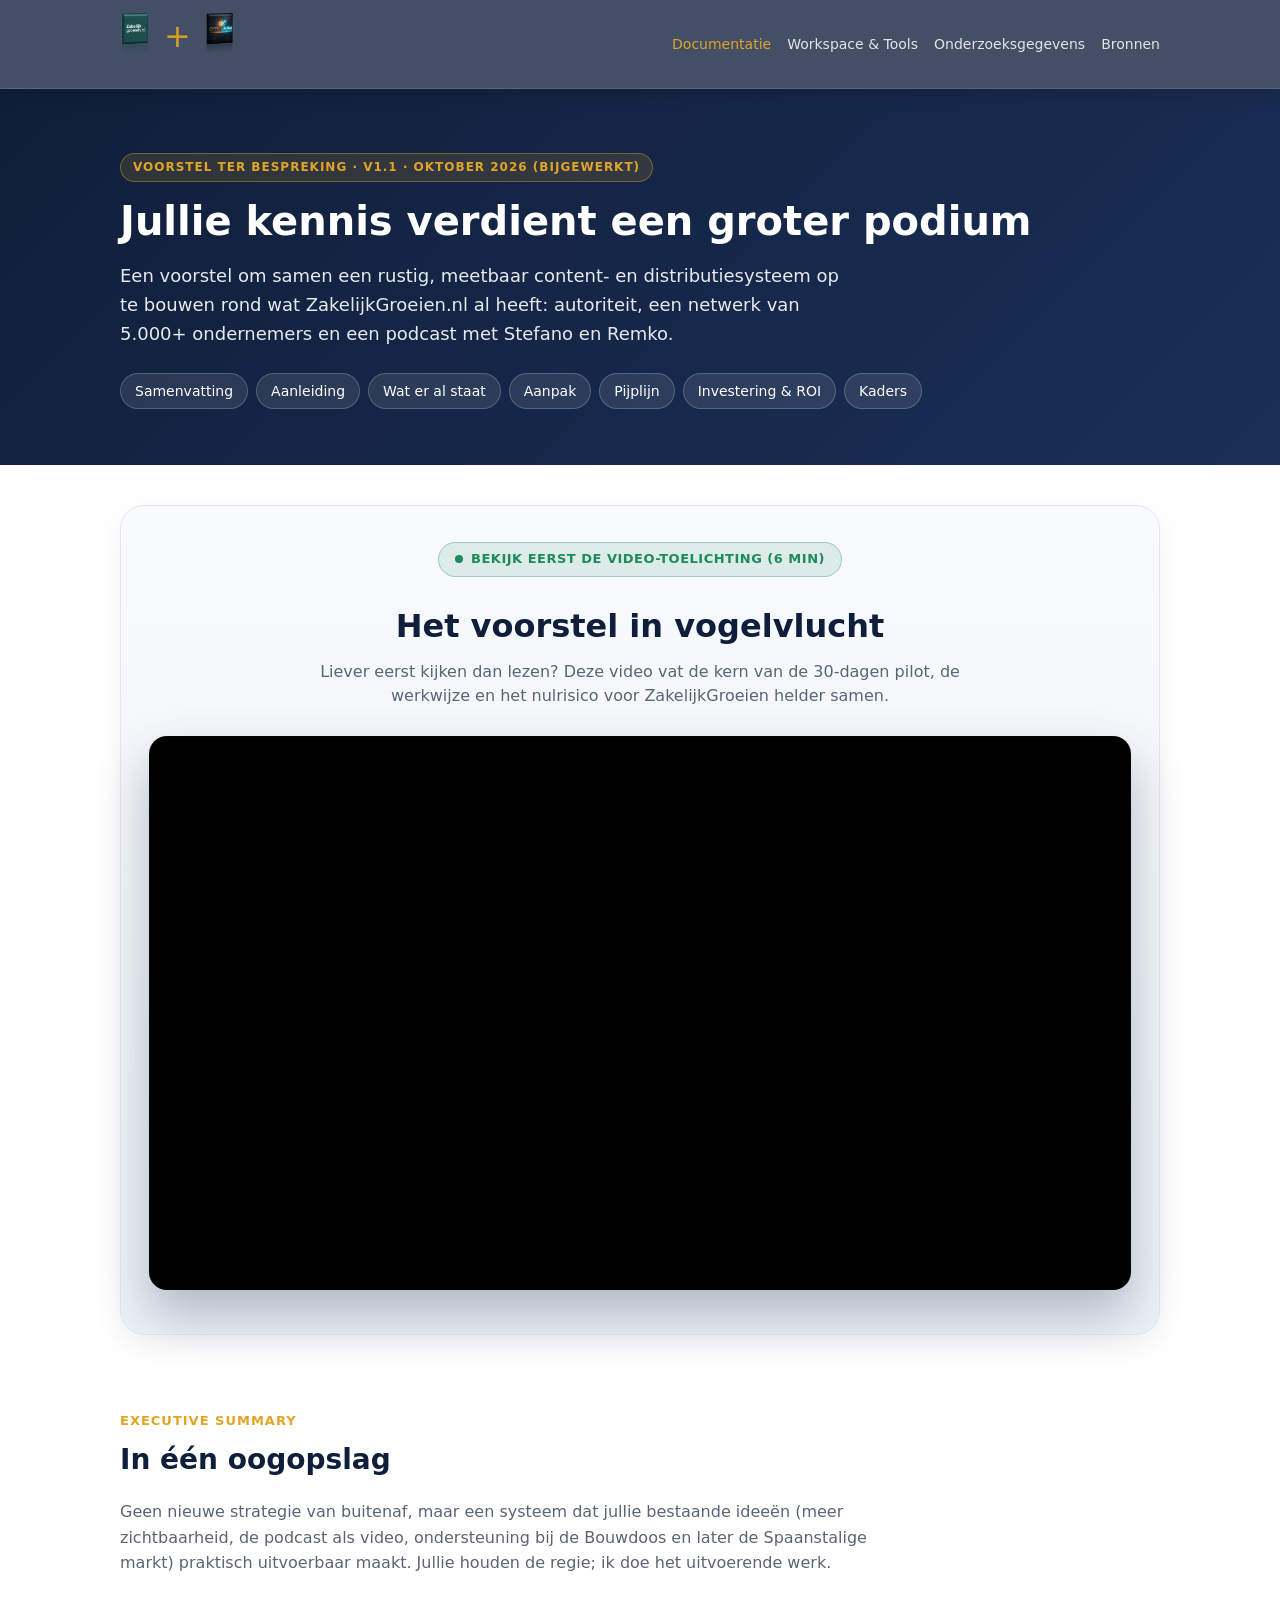
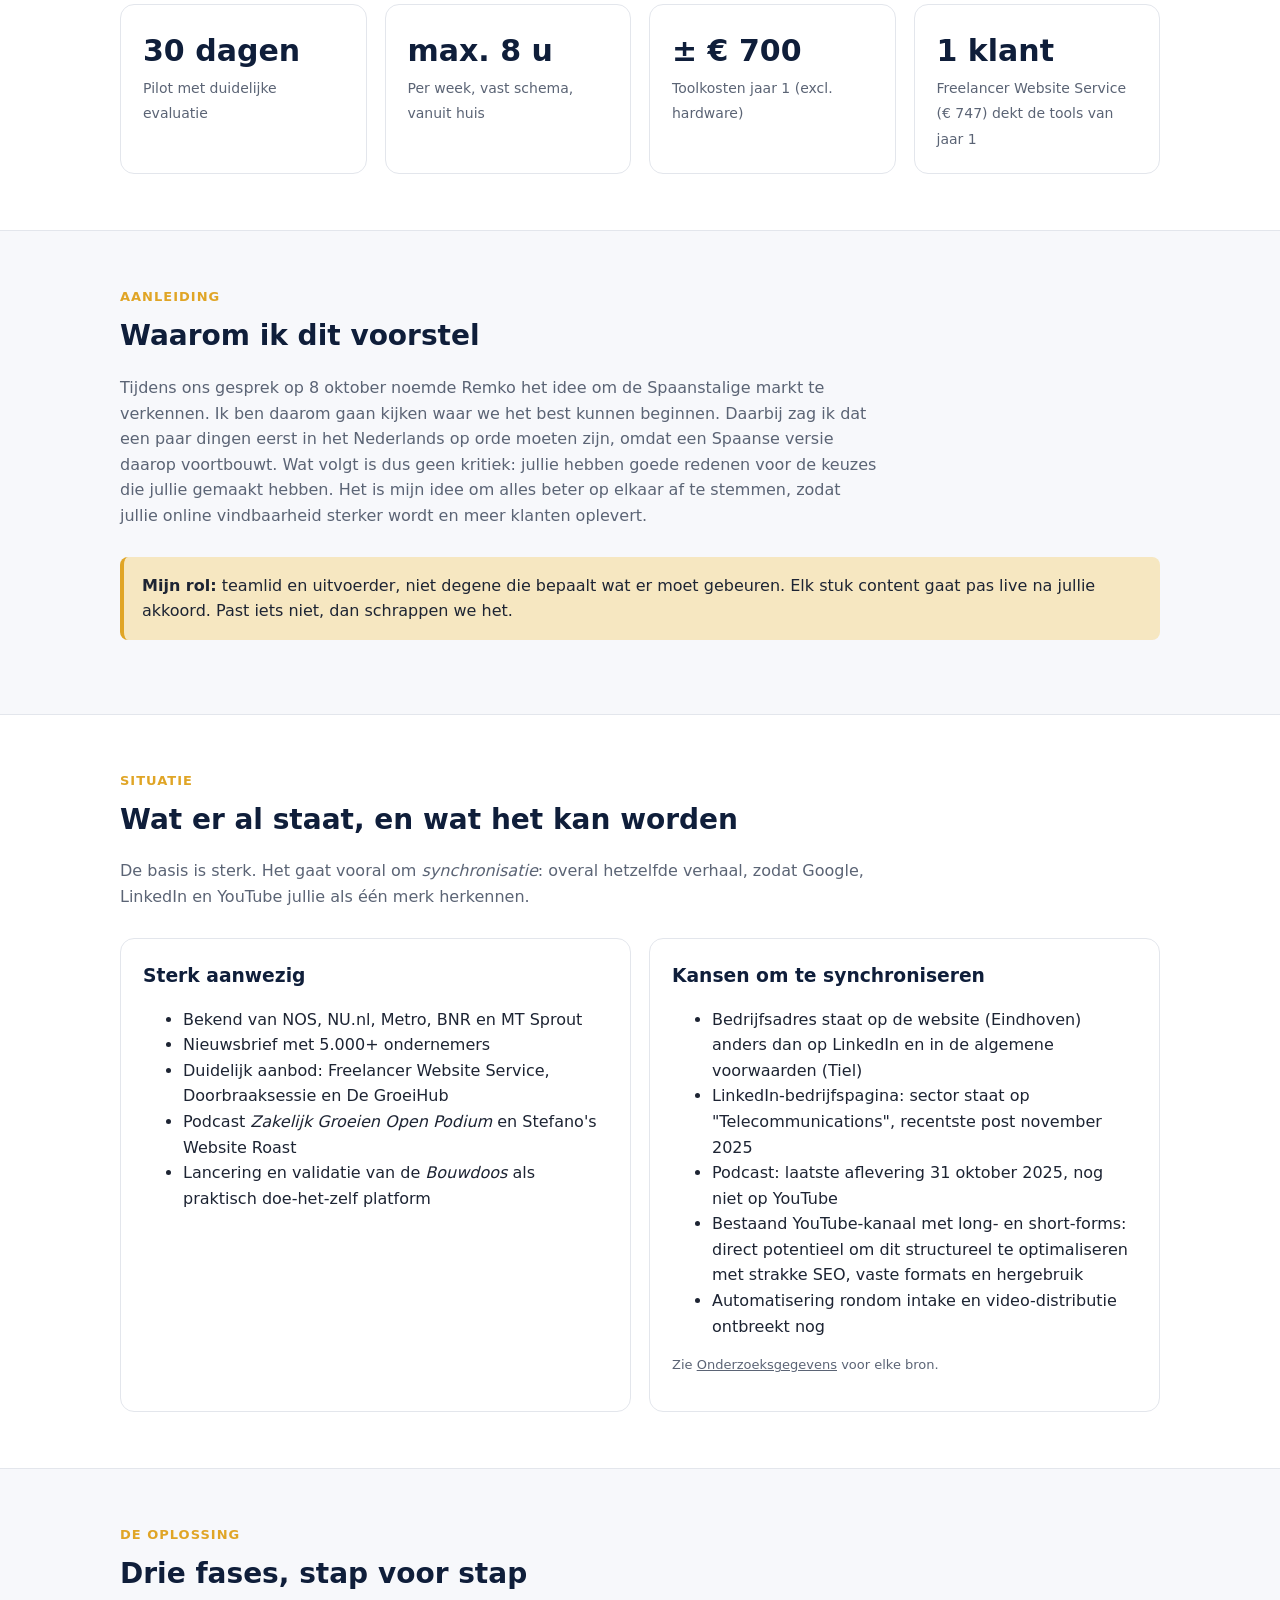
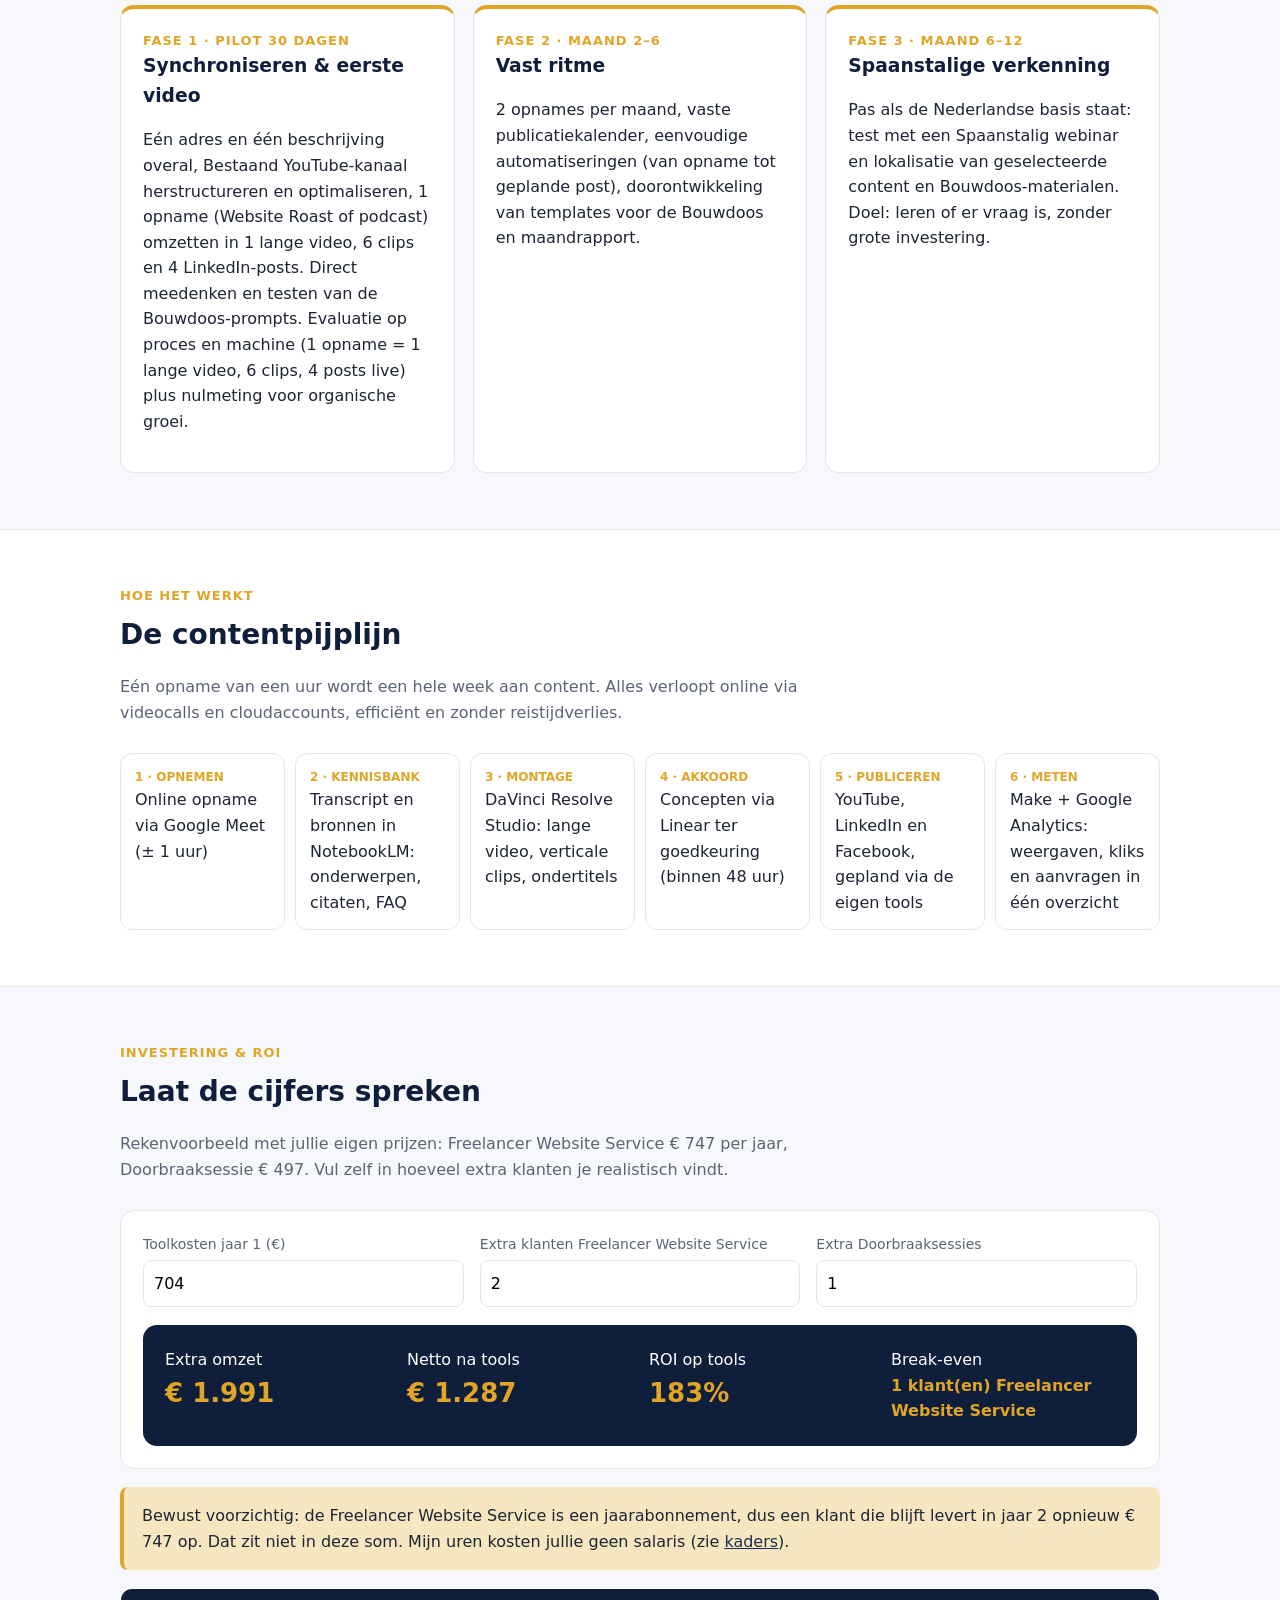
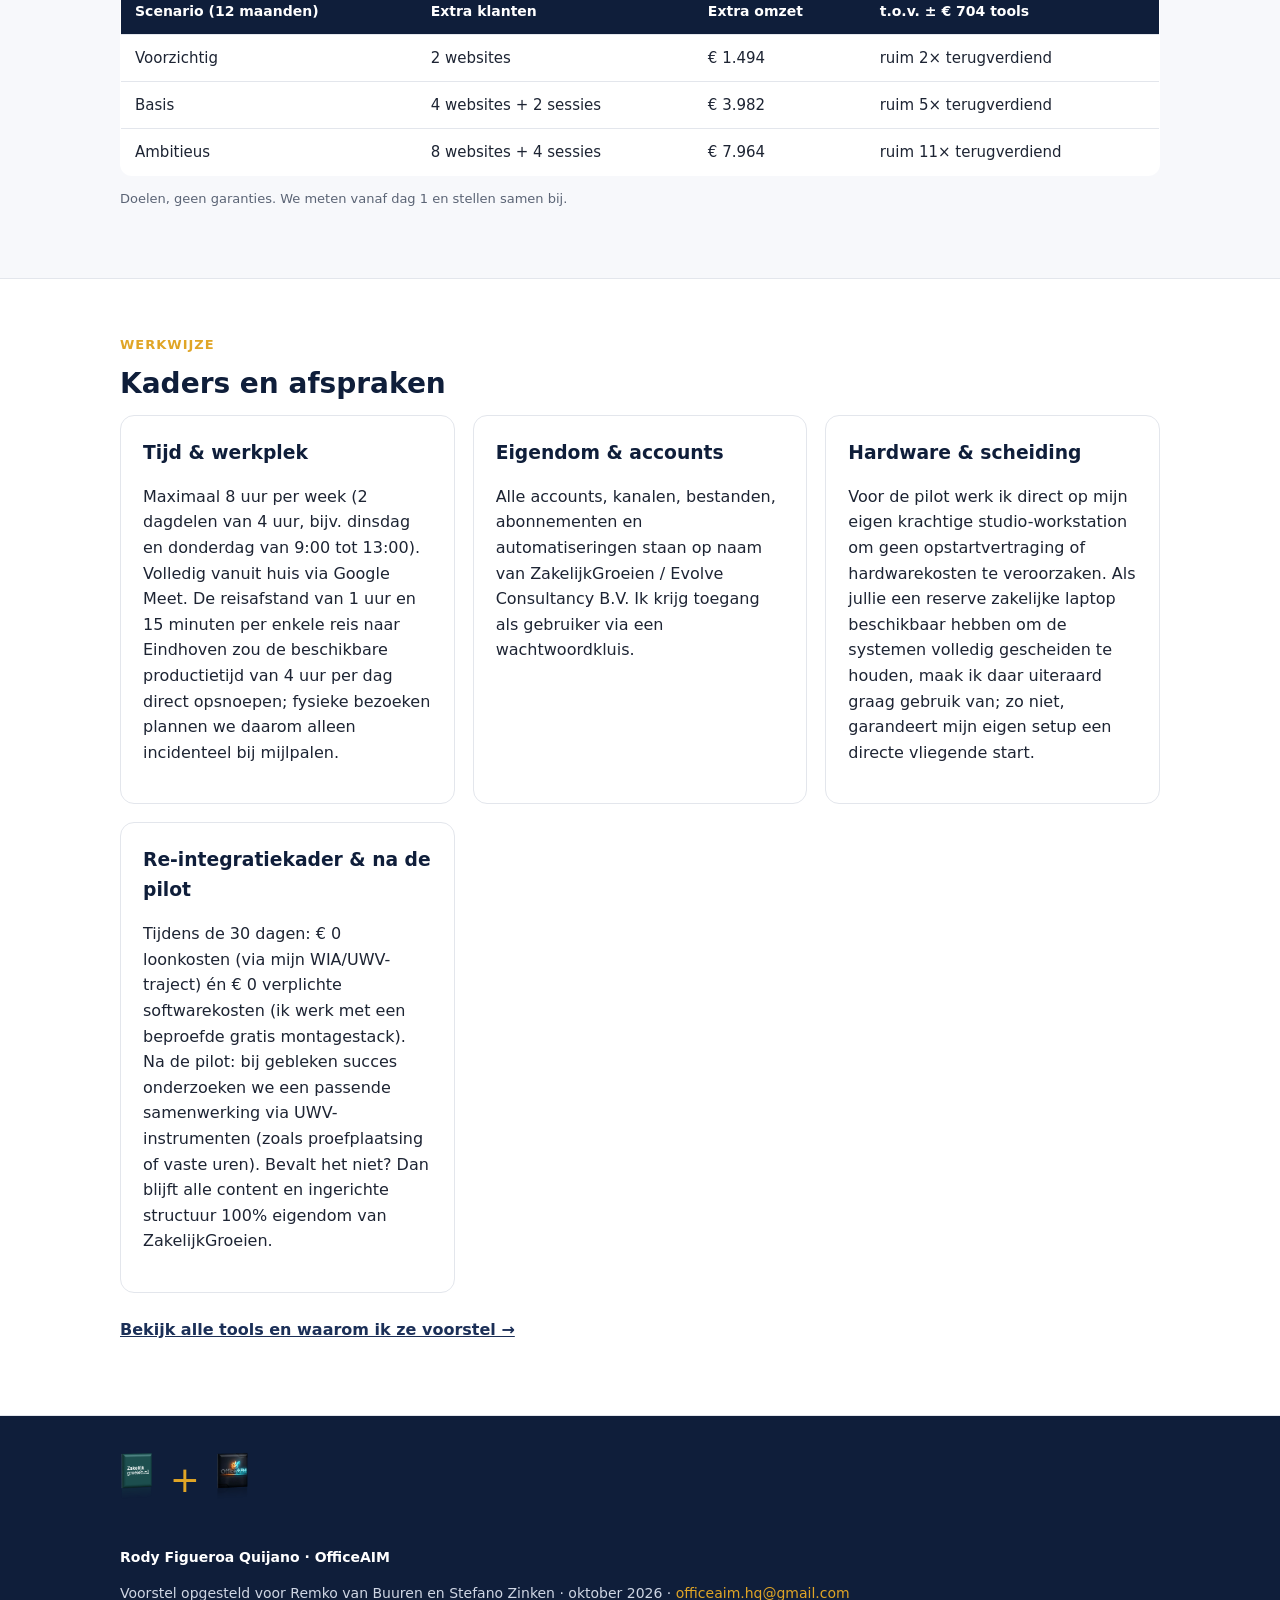
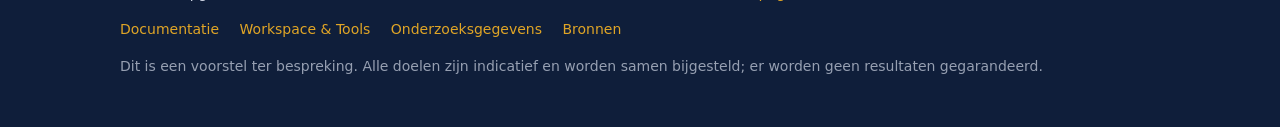
<file: index.html>
<!doctype html><html lang="nl"><head><meta charset="utf-8"><meta name="viewport" content="width=device-width,initial-scale=1">
<title>Documentatie · Voorstel ZakelijkGroeien.nl</title><meta name="robots" content="noindex"><link rel="stylesheet" href="style.css"></head><body>
<div class="top"><div class="wrap"><div class="brand-logos"><img src="assets/logo-zakelijkgroeien.png" alt="ZakelijkGroeien.nl" class="nav-logo"><span class="plus-symbol">+</span><img src="assets/logo-officeaim.png" alt="OfficeAIM" class="nav-logo"></div><nav><a href="index.html" class=on>Documentatie</a><a href="workspace.html">Workspace & Tools</a><a href="onderzoek.html">Onderzoeksgegevens</a><a href="bronnen.html">Bronnen</a></nav></div></div>
<header class="hero"><div class="wrap"><span class="badge">Voorstel ter bespreking · V1.1 · oktober 2026 (Bijgewerkt)</span>
<h1>Jullie kennis verdient een groter podium</h1>
<p>Een voorstel om samen een rustig, meetbaar content- en distributiesysteem op te bouwen rond wat ZakelijkGroeien.nl al heeft: autoriteit, een netwerk van 5.000+ ondernemers en een podcast met Stefano en Remko.</p>
<div class="pills"><a href="#samenvatting">Samenvatting</a><a href="#aanleiding">Aanleiding</a><a href="#basis">Wat er al staat</a><a href="#aanpak">Aanpak</a><a href="#pijplijn">Pijplijn</a><a href="#roi">Investering & ROI</a><a href="#kaders">Kaders</a></div></div></header>


<section class="video-hero-section">
  <div class="wrap">
    <div class="video-hero-card">
      <div class="video-badge"><span class="pulse-dot"></span> Bekijk eerst de video-toelichting (6 min)</div>
      <h2 class="video-hero-title">Het voorstel in vogelvlucht</h2>
      <p class="video-hero-desc">Liever eerst kijken dan lezen? Deze video vat de kern van de 30-dagen pilot, de werkwijze en het nulrisico voor ZakelijkGroeien helder samen.</p>
      <div class="video-container-cinema">
        <iframe src="https://www.youtube-nocookie.com/embed/JU-nP1HOIjA" title="ZakelijkGroeien.nl + OfficeAIM Video Toelichting" allow="accelerometer; autoplay; clipboard-write; encrypted-media; gyroscope; picture-in-picture" allowfullscreen></iframe>
      </div>
    </div>
  </div>
</section>

<section id="samenvatting"><div class="wrap"><h2><small>Executive summary</small>In één oogopslag</h2>
<p class="lead">Geen nieuwe strategie van buitenaf, maar een systeem dat jullie bestaande ideeën (meer zichtbaarheid, de podcast als video, ondersteuning bij de Bouwdoos en later de Spaanstalige markt) praktisch uitvoerbaar maakt. Jullie houden de regie; ik doe het uitvoerende werk.</p>
<div class="grid g4">
<div class="card stat"><b>30 dagen</b><span>Pilot met duidelijke evaluatie</span></div>
<div class="card stat"><b>max. 8 u</b><span>Per week, vast schema, vanuit huis</span></div>
<div class="card stat"><b>± € 700</b><span>Toolkosten jaar 1 (excl. hardware)</span></div>
<div class="card stat"><b>1 klant</b><span>Freelancer Website Service (€ 747) dekt de tools van jaar 1</span></div>




</div></div></section>

<section id="aanleiding" class="alt"><div class="wrap"><h2><small>Aanleiding</small>Waarom ik dit voorstel</h2>
<p class="lead">Tijdens ons gesprek op 8 oktober noemde Remko het idee om de Spaanstalige markt te verkennen. Ik ben daarom gaan kijken waar we het best kunnen beginnen. Daarbij zag ik dat een paar dingen eerst in het Nederlands op orde moeten zijn, omdat een Spaanse versie daarop voortbouwt. Wat volgt is dus geen kritiek: jullie hebben goede redenen voor de keuzes die jullie gemaakt hebben. Het is mijn idee om alles beter op elkaar af te stemmen, zodat jullie online vindbaarheid sterker wordt en meer klanten oplevert.</p>
<div class="callout"><b>Mijn rol:</b> teamlid en uitvoerder, niet degene die bepaalt wat er moet gebeuren. Elk stuk content gaat pas live na jullie akkoord. Past iets niet, dan schrappen we het.</div></div></section>

<section id="basis"><div class="wrap"><h2><small>Situatie</small>Wat er al staat, en wat het kan worden</h2>
<p class="lead">De basis is sterk. Het gaat vooral om <i>synchronisatie</i>: overal hetzelfde verhaal, zodat Google, LinkedIn en YouTube jullie als één merk herkennen.</p>
<div class="grid g2">
<div class="card"><h3>Sterk aanwezig</h3><ul><li>Bekend van NOS, NU.nl, Metro, BNR en MT Sprout</li><li>Nieuwsbrief met 5.000+ ondernemers</li><li>Duidelijk aanbod: Freelancer Website Service, Doorbraaksessie en De GroeiHub</li><li>Podcast <i>Zakelijk Groeien Open Podium</i> en Stefano's Website Roast</li><li>Lancering en validatie van de <i>Bouwdoos</i> als praktisch doe-het-zelf platform</li></ul></div>
<div class="card"><h3>Kansen om te synchroniseren</h3><ul><li>Bedrijfsadres staat op de website (Eindhoven) anders dan op LinkedIn en in de algemene voorwaarden (Tiel)</li><li>LinkedIn-bedrijfspagina: sector staat op "Telecommunications", recentste post november 2025</li><li>Podcast: laatste aflevering 31 oktober 2025, nog niet op YouTube</li><li>Bestaand YouTube-kanaal met long- en short-forms: direct potentieel om dit structureel te optimaliseren met strakke SEO, vaste formats en hergebruik</li><li>Automatisering rondom intake en video-distributie ontbreekt nog</li></ul><p class="src">Zie <a href="onderzoek.html">Onderzoeksgegevens</a> voor elke bron.</p></div>
</div></div></section>

<section id="aanpak" class="alt"><div class="wrap"><h2><small>De oplossing</small>Drie fases, stap voor stap</h2>
<div class="grid g3">
<div class="card phase"><div class="when">Fase 1 · Pilot 30 dagen</div><h3>Synchroniseren & eerste video</h3><p>Eén adres en één beschrijving overal, Bestaand YouTube-kanaal herstructureren en optimaliseren, 1 opname (Website Roast of podcast) omzetten in 1 lange video, 6 clips en 4 LinkedIn-posts. Direct meedenken en testen van de Bouwdoos-prompts. Evaluatie op proces en machine (1 opname = 1 lange video, 6 clips, 4 posts live) plus nulmeting voor organische groei.</p></div>
<div class="card phase"><div class="when">Fase 2 · Maand 2–6</div><h3>Vast ritme</h3><p>2 opnames per maand, vaste publicatiekalender, eenvoudige automatiseringen (van opname tot geplande post), doorontwikkeling van templates voor de Bouwdoos en maandrapport.</p></div>
<div class="card phase"><div class="when">Fase 3 · Maand 6–12</div><h3>Spaanstalige verkenning</h3><p>Pas als de Nederlandse basis staat: test met een Spaanstalig webinar en lokalisatie van geselecteerde content en Bouwdoos-materialen. Doel: leren of er vraag is, zonder grote investering.</p></div>
</div></div></section>

<section id="pijplijn"><div class="wrap"><h2><small>Hoe het werkt</small>De contentpijplijn</h2>
<p class="lead">Eén opname van een uur wordt een hele week aan content. Alles verloopt online via videocalls en cloudaccounts, efficiënt en zonder reistijdverlies.</p>
<div class="flow">
<div class="step"><em>1 · Opnemen</em>Online opname via Google Meet (± 1 uur)</div>
<div class="step"><em>2 · Kennisbank</em>Transcript en bronnen in NotebookLM: onderwerpen, citaten, FAQ</div>
<div class="step"><em>3 · Montage</em>DaVinci Resolve Studio: lange video, verticale clips, ondertitels</div>
<div class="step"><em>4 · Akkoord</em>Concepten via Linear ter goedkeuring (binnen 48 uur)</div>
<div class="step"><em>5 · Publiceren</em>YouTube, LinkedIn en Facebook, gepland via de eigen tools</div>
<div class="step"><em>6 · Meten</em>Make + Google Analytics: weergaven, kliks en aanvragen in één overzicht</div>
</div></div></section>

<section id="roi" class="alt"><div class="wrap"><h2><small>Investering & ROI</small>Laat de cijfers spreken</h2>
<p class="lead">Rekenvoorbeeld met jullie eigen prijzen: Freelancer Website Service € 747 per jaar, Doorbraaksessie € 497. Vul zelf in hoeveel extra klanten je realistisch vindt.</p>
<div class="card"><div class="calc">
<label>Toolkosten jaar 1 (€)<input id="kosten" type="number" value="704"></label>
<label>Extra klanten Freelancer Website Service<input id="fws" type="number" value="2" min="0"></label>
<label>Extra Doorbraaksessies<input id="dbs" type="number" value="1" min="0"></label>
</div>
<div class="result grid g4"><div>Extra omzet<br><b id="r-op">–</b></div><div>Netto na tools<br><b id="r-net">–</b></div><div>ROI op tools<br><b id="r-roi">–</b></div><div>Break-even<br><b id="r-be" style="font-size:16px">–</b></div></div></div>
<div class="callout">Bewust voorzichtig: de Freelancer Website Service is een jaarabonnement, dus een klant die blijft levert in jaar 2 opnieuw € 747 op. Dat zit niet in deze som. Mijn uren kosten jullie geen salaris (zie <a href="#kaders">kaders</a>).</div>
<table><tr><th>Scenario (12 maanden)</th><th>Extra klanten</th><th>Extra omzet</th><th>t.o.v. ± € 704 tools</th></tr>
<tr><td>Voorzichtig</td><td>2 websites</td><td class="num">€ 1.494</td><td>ruim 2× terugverdiend</td></tr>
<tr><td>Basis</td><td>4 websites + 2 sessies</td><td class="num">€ 3.982</td><td>ruim 5× terugverdiend</td></tr>
<tr><td>Ambitieus</td><td>8 websites + 4 sessies</td><td class="num">€ 7.964</td><td>ruim 11× terugverdiend</td></tr></table>
<p class="src">Doelen, geen garanties. We meten vanaf dag 1 en stellen samen bij.</p></div></section>

<section id="kaders"><div class="wrap"><h2><small>Werkwijze</small>Kaders en afspraken</h2>
<div class="grid g2">
<div class="card"><h3>Tijd & werkplek</h3><p>Maximaal 8 uur per week (2 dagdelen van 4 uur, bijv. dinsdag en donderdag van 9:00 tot 13:00). Volledig vanuit huis via Google Meet. De reisafstand van 1 uur en 15 minuten per enkele reis naar Eindhoven zou de beschikbare productietijd van 4 uur per dag direct opsnoepen; fysieke bezoeken plannen we daarom alleen incidenteel bij mijlpalen.</p></div>
<div class="card"><h3>Eigendom & accounts</h3><p>Alle accounts, kanalen, bestanden, abonnementen en automatiseringen staan op naam van ZakelijkGroeien / Evolve Consultancy B.V. Ik krijg toegang als gebruiker via een wachtwoordkluis.</p></div>
<div class="card"><h3>Hardware & scheiding</h3><p>Voor de pilot werk ik direct op mijn eigen krachtige studio-workstation om geen opstartvertraging of hardwarekosten te veroorzaken. Als jullie een reserve zakelijke laptop beschikbaar hebben om de systemen volledig gescheiden te houden, maak ik daar uiteraard graag gebruik van; zo niet, garandeert mijn eigen setup een directe vliegende start.</p></div>
<div class="card"><h3>Re-integratiekader & na de pilot</h3><p>Tijdens de 30 dagen: € 0 loonkosten (via mijn WIA/UWV-traject) én € 0 verplichte softwarekosten (ik werk met een beproefde gratis montagestack). Na de pilot: bij gebleken succes onderzoeken we een passende samenwerking via UWV-instrumenten (zoals proefplaatsing of vaste uren). Bevalt het niet? Dan blijft alle content en ingerichte structuur 100% eigendom van ZakelijkGroeien.</p></div>
</div>
<p style="margin-top:24px"><a href="workspace.html"><b>Bekijk alle tools en waarom ik ze voorstel →</b></a></p></div></section>
<footer><div class="wrap"><div class="footer-logos">
<img src="assets/logo-zakelijkgroeien.png" alt="ZakelijkGroeien.nl" class="footer-logo">
<span class="plus-symbol">+</span>
<img src="assets/logo-officeaim.png" alt="OfficeAIM" class="footer-logo">
</div>
<p class="nm">Rody Figueroa Quijano · OfficeAIM</p><p>Voorstel opgesteld voor Remko van Buuren en Stefano Zinken · oktober 2026 · <a href="mailto:officeaim.hq@gmail.com">officeaim.hq@gmail.com</a></p><p><a href="index.html">Documentatie</a> <a href="workspace.html">Workspace & Tools</a> <a href="onderzoek.html">Onderzoeksgegevens</a> <a href="bronnen.html">Bronnen</a></p><p style="opacity:.7">Dit is een voorstel ter bespreking. Alle doelen zijn indicatief en worden samen bijgesteld; er worden geen resultaten gegarandeerd.</p></div></footer>
<script src="app.js"></script></body></html>
</file>
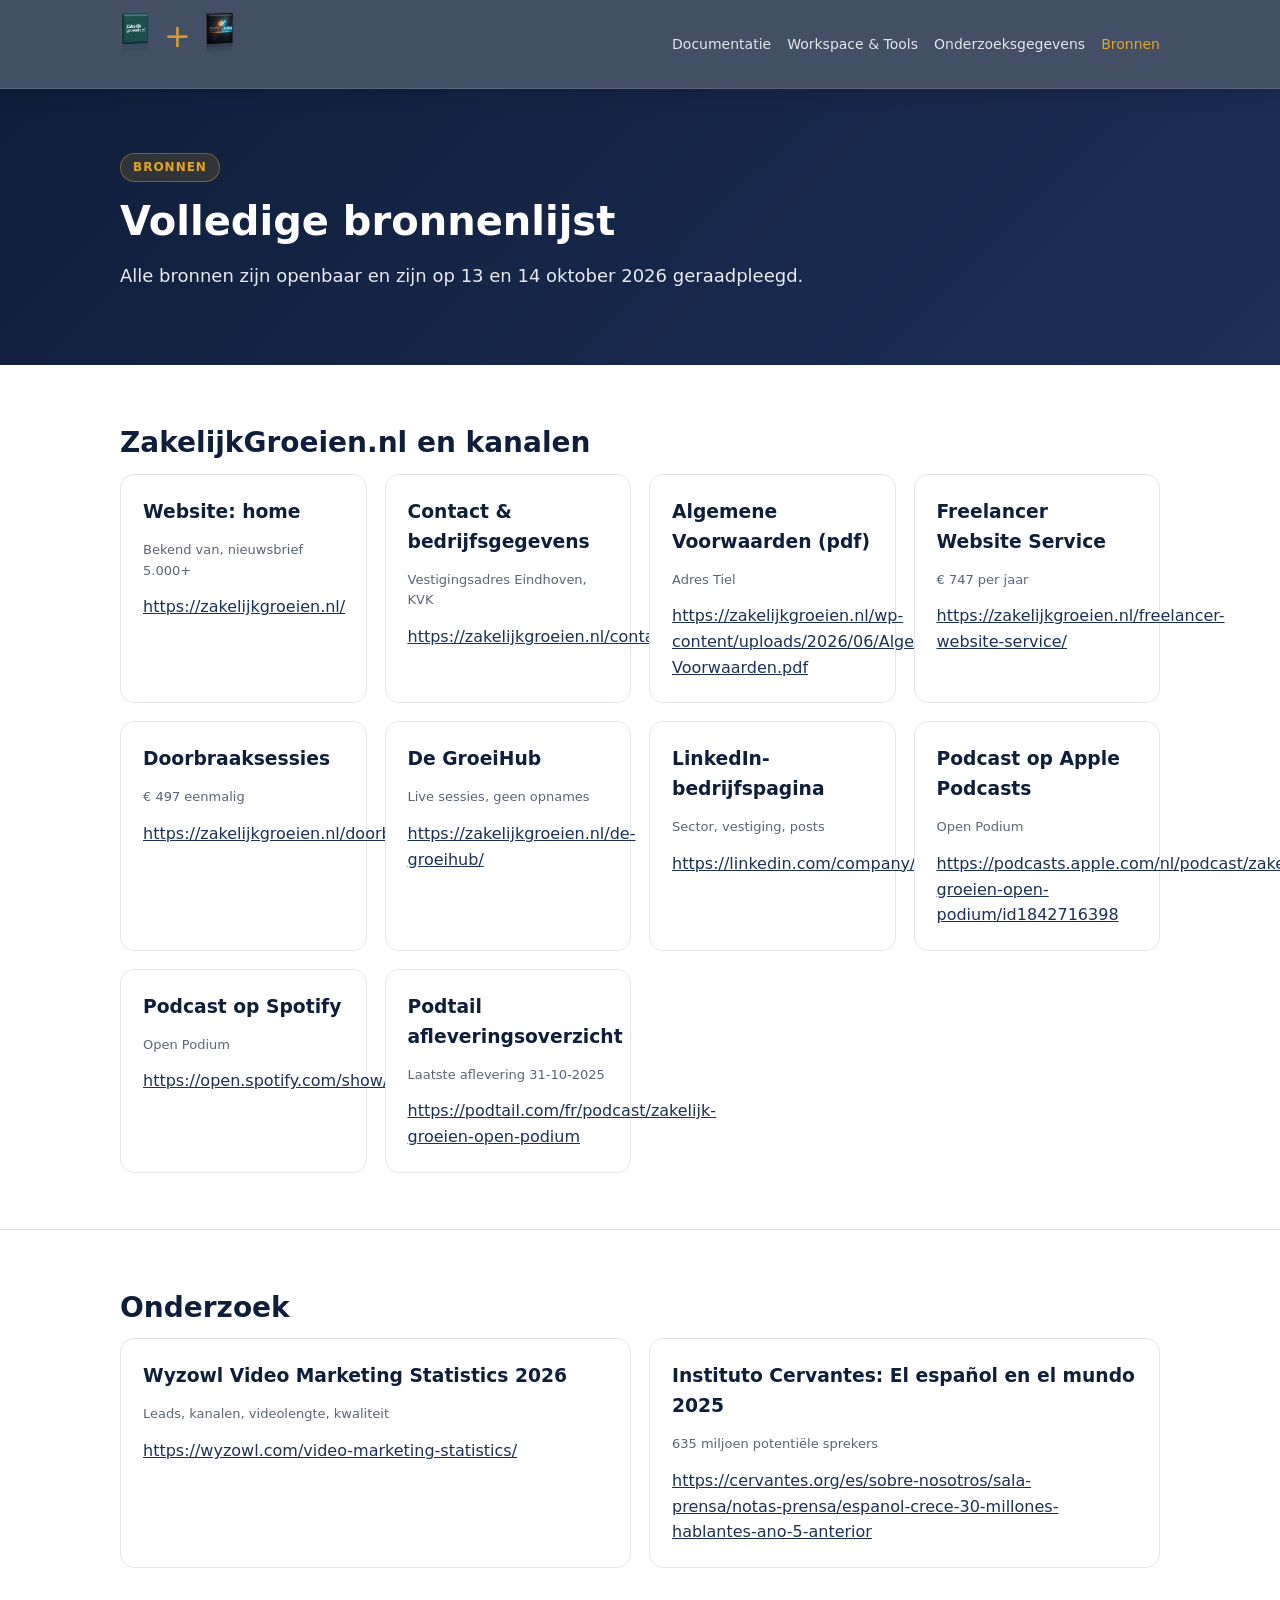
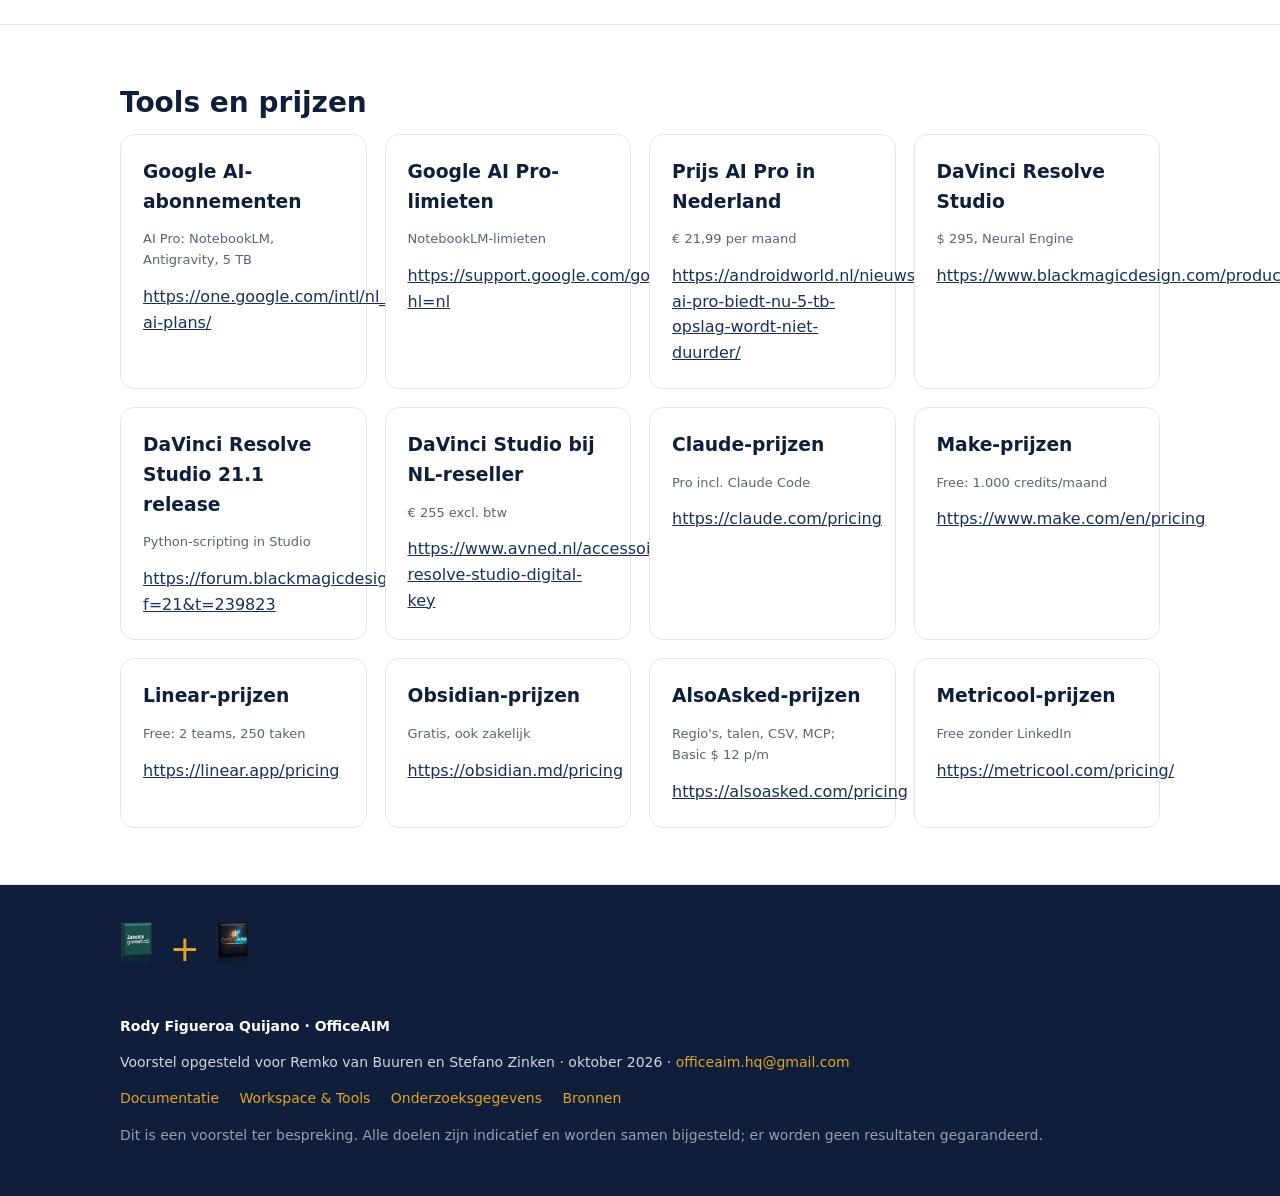
<file: bronnen.html>
<!doctype html><html lang="nl"><head><meta charset="utf-8"><meta name="viewport" content="width=device-width,initial-scale=1">
<title>Bronnen · Voorstel ZakelijkGroeien.nl</title><meta name="robots" content="noindex"><link rel="stylesheet" href="style.css"></head><body>
<div class="top"><div class="wrap"><div class="brand-logos"><img src="assets/logo-zakelijkgroeien.png" alt="ZakelijkGroeien.nl" class="nav-logo"><span class="plus-symbol">+</span><img src="assets/logo-officeaim.png" alt="OfficeAIM" class="nav-logo"></div><nav><a href="index.html">Documentatie</a><a href="workspace.html">Workspace & Tools</a><a href="onderzoek.html">Onderzoeksgegevens</a><a href="bronnen.html" class=on>Bronnen</a></nav></div></div>
<header class="hero"><div class="wrap"><span class="badge">Bronnen</span><h1>Volledige bronnenlijst</h1><p>Alle bronnen zijn openbaar en zijn op 13 en 14 oktober 2026 geraadpleegd.</p></div></header><section><div class="wrap"><h2>ZakelijkGroeien.nl en kanalen</h2><div class="grid g3"><div class="card"><h3>Website: home</h3><p class="src">Bekend van, nieuwsbrief 5.000+</p><a href="https://zakelijkgroeien.nl/" target="_blank" rel="noopener">https://zakelijkgroeien.nl/</a></div><div class="card"><h3>Contact & bedrijfsgegevens</h3><p class="src">Vestigingsadres Eindhoven, KVK</p><a href="https://zakelijkgroeien.nl/contact/" target="_blank" rel="noopener">https://zakelijkgroeien.nl/contact/</a></div><div class="card"><h3>Algemene Voorwaarden (pdf)</h3><p class="src">Adres Tiel</p><a href="https://zakelijkgroeien.nl/wp-content/uploads/2026/06/Algemene-Voorwaarden.pdf" target="_blank" rel="noopener">https://zakelijkgroeien.nl/wp-content/uploads/2026/06/Algemene-Voorwaarden.pdf</a></div><div class="card"><h3>Freelancer Website Service</h3><p class="src">€ 747 per jaar</p><a href="https://zakelijkgroeien.nl/freelancer-website-service/" target="_blank" rel="noopener">https://zakelijkgroeien.nl/freelancer-website-service/</a></div><div class="card"><h3>Doorbraaksessies</h3><p class="src">€ 497 eenmalig</p><a href="https://zakelijkgroeien.nl/doorbraaksessies/" target="_blank" rel="noopener">https://zakelijkgroeien.nl/doorbraaksessies/</a></div><div class="card"><h3>De GroeiHub</h3><p class="src">Live sessies, geen opnames</p><a href="https://zakelijkgroeien.nl/de-groeihub/" target="_blank" rel="noopener">https://zakelijkgroeien.nl/de-groeihub/</a></div><div class="card"><h3>LinkedIn-bedrijfspagina</h3><p class="src">Sector, vestiging, posts</p><a href="https://linkedin.com/company/zakelijkgroeien.nl" target="_blank" rel="noopener">https://linkedin.com/company/zakelijkgroeien.nl</a></div><div class="card"><h3>Podcast op Apple Podcasts</h3><p class="src">Open Podium</p><a href="https://podcasts.apple.com/nl/podcast/zakelijk-groeien-open-podium/id1842716398" target="_blank" rel="noopener">https://podcasts.apple.com/nl/podcast/zakelijk-groeien-open-podium/id1842716398</a></div><div class="card"><h3>Podcast op Spotify</h3><p class="src">Open Podium</p><a href="https://open.spotify.com/show/4wG3ee64K1qUao8z7lFUcy" target="_blank" rel="noopener">https://open.spotify.com/show/4wG3ee64K1qUao8z7lFUcy</a></div><div class="card"><h3>Podtail afleveringsoverzicht</h3><p class="src">Laatste aflevering 31-10-2025</p><a href="https://podtail.com/fr/podcast/zakelijk-groeien-open-podium" target="_blank" rel="noopener">https://podtail.com/fr/podcast/zakelijk-groeien-open-podium</a></div></div></div></section><section><div class="wrap"><h2>Onderzoek</h2><div class="grid g3"><div class="card"><h3>Wyzowl Video Marketing Statistics 2026</h3><p class="src">Leads, kanalen, videolengte, kwaliteit</p><a href="https://wyzowl.com/video-marketing-statistics/" target="_blank" rel="noopener">https://wyzowl.com/video-marketing-statistics/</a></div><div class="card"><h3>Instituto Cervantes: El español en el mundo 2025</h3><p class="src">635 miljoen potentiële sprekers</p><a href="https://cervantes.org/es/sobre-nosotros/sala-prensa/notas-prensa/espanol-crece-30-millones-hablantes-ano-5-anterior" target="_blank" rel="noopener">https://cervantes.org/es/sobre-nosotros/sala-prensa/notas-prensa/espanol-crece-30-millones-hablantes-ano-5-anterior</a></div></div></div></section><section><div class="wrap"><h2>Tools en prijzen</h2><div class="grid g3"><div class="card"><h3>Google AI-abonnementen</h3><p class="src">AI Pro: NotebookLM, Antigravity, 5 TB</p><a href="https://one.google.com/intl/nl_nl/about/google-ai-plans/" target="_blank" rel="noopener">https://one.google.com/intl/nl_nl/about/google-ai-plans/</a></div><div class="card"><h3>Google AI Pro-limieten</h3><p class="src">NotebookLM-limieten</p><a href="https://support.google.com/googleone/answer/14534406?hl=nl" target="_blank" rel="noopener">https://support.google.com/googleone/answer/14534406?hl=nl</a></div><div class="card"><h3>Prijs AI Pro in Nederland</h3><p class="src">€ 21,99 per maand</p><a href="https://androidworld.nl/nieuws/google-ai-pro-biedt-nu-5-tb-opslag-wordt-niet-duurder/" target="_blank" rel="noopener">https://androidworld.nl/nieuws/google-ai-pro-biedt-nu-5-tb-opslag-wordt-niet-duurder/</a></div><div class="card"><h3>DaVinci Resolve Studio</h3><p class="src">$ 295, Neural Engine</p><a href="https://www.blackmagicdesign.com/products/davinciresolve/studio" target="_blank" rel="noopener">https://www.blackmagicdesign.com/products/davinciresolve/studio</a></div><div class="card"><h3>DaVinci Resolve Studio 21.1 release</h3><p class="src">Python-scripting in Studio</p><a href="https://forum.blackmagicdesign.com/viewtopic.php?f=21&t=239823" target="_blank" rel="noopener">https://forum.blackmagicdesign.com/viewtopic.php?f=21&t=239823</a></div><div class="card"><h3>DaVinci Studio bij NL-reseller</h3><p class="src">€ 255 excl. btw</p><a href="https://www.avned.nl/accessoires/davinci-resolve-studio-digital-key" target="_blank" rel="noopener">https://www.avned.nl/accessoires/davinci-resolve-studio-digital-key</a></div><div class="card"><h3>Claude-prijzen</h3><p class="src">Pro incl. Claude Code</p><a href="https://claude.com/pricing" target="_blank" rel="noopener">https://claude.com/pricing</a></div><div class="card"><h3>Make-prijzen</h3><p class="src">Free: 1.000 credits/maand</p><a href="https://www.make.com/en/pricing" target="_blank" rel="noopener">https://www.make.com/en/pricing</a></div><div class="card"><h3>Linear-prijzen</h3><p class="src">Free: 2 teams, 250 taken</p><a href="https://linear.app/pricing" target="_blank" rel="noopener">https://linear.app/pricing</a></div><div class="card"><h3>Obsidian-prijzen</h3><p class="src">Gratis, ook zakelijk</p><a href="https://obsidian.md/pricing" target="_blank" rel="noopener">https://obsidian.md/pricing</a></div><div class="card"><h3>AlsoAsked-prijzen</h3><p class="src">Regio's, talen, CSV, MCP; Basic $ 12 p/m</p><a href="https://alsoasked.com/pricing" target="_blank" rel="noopener">https://alsoasked.com/pricing</a></div><div class="card"><h3>Metricool-prijzen</h3><p class="src">Free zonder LinkedIn</p><a href="https://metricool.com/pricing/" target="_blank" rel="noopener">https://metricool.com/pricing/</a></div></div></div></section>
<footer><div class="wrap"><div class="footer-logos">
<img src="assets/logo-zakelijkgroeien.png" alt="ZakelijkGroeien.nl" class="footer-logo">
<span class="plus-symbol">+</span>
<img src="assets/logo-officeaim.png" alt="OfficeAIM" class="footer-logo">
</div>
<p class="nm">Rody Figueroa Quijano · OfficeAIM</p><p>Voorstel opgesteld voor Remko van Buuren en Stefano Zinken · oktober 2026 · <a href="mailto:officeaim.hq@gmail.com">officeaim.hq@gmail.com</a></p><p><a href="index.html">Documentatie</a> <a href="workspace.html">Workspace & Tools</a> <a href="onderzoek.html">Onderzoeksgegevens</a> <a href="bronnen.html">Bronnen</a></p><p style="opacity:.7">Dit is een voorstel ter bespreking. Alle doelen zijn indicatief en worden samen bijgesteld; er worden geen resultaten gegarandeerd.</p></div></footer>
<script src="app.js"></script></body></html>
</file>
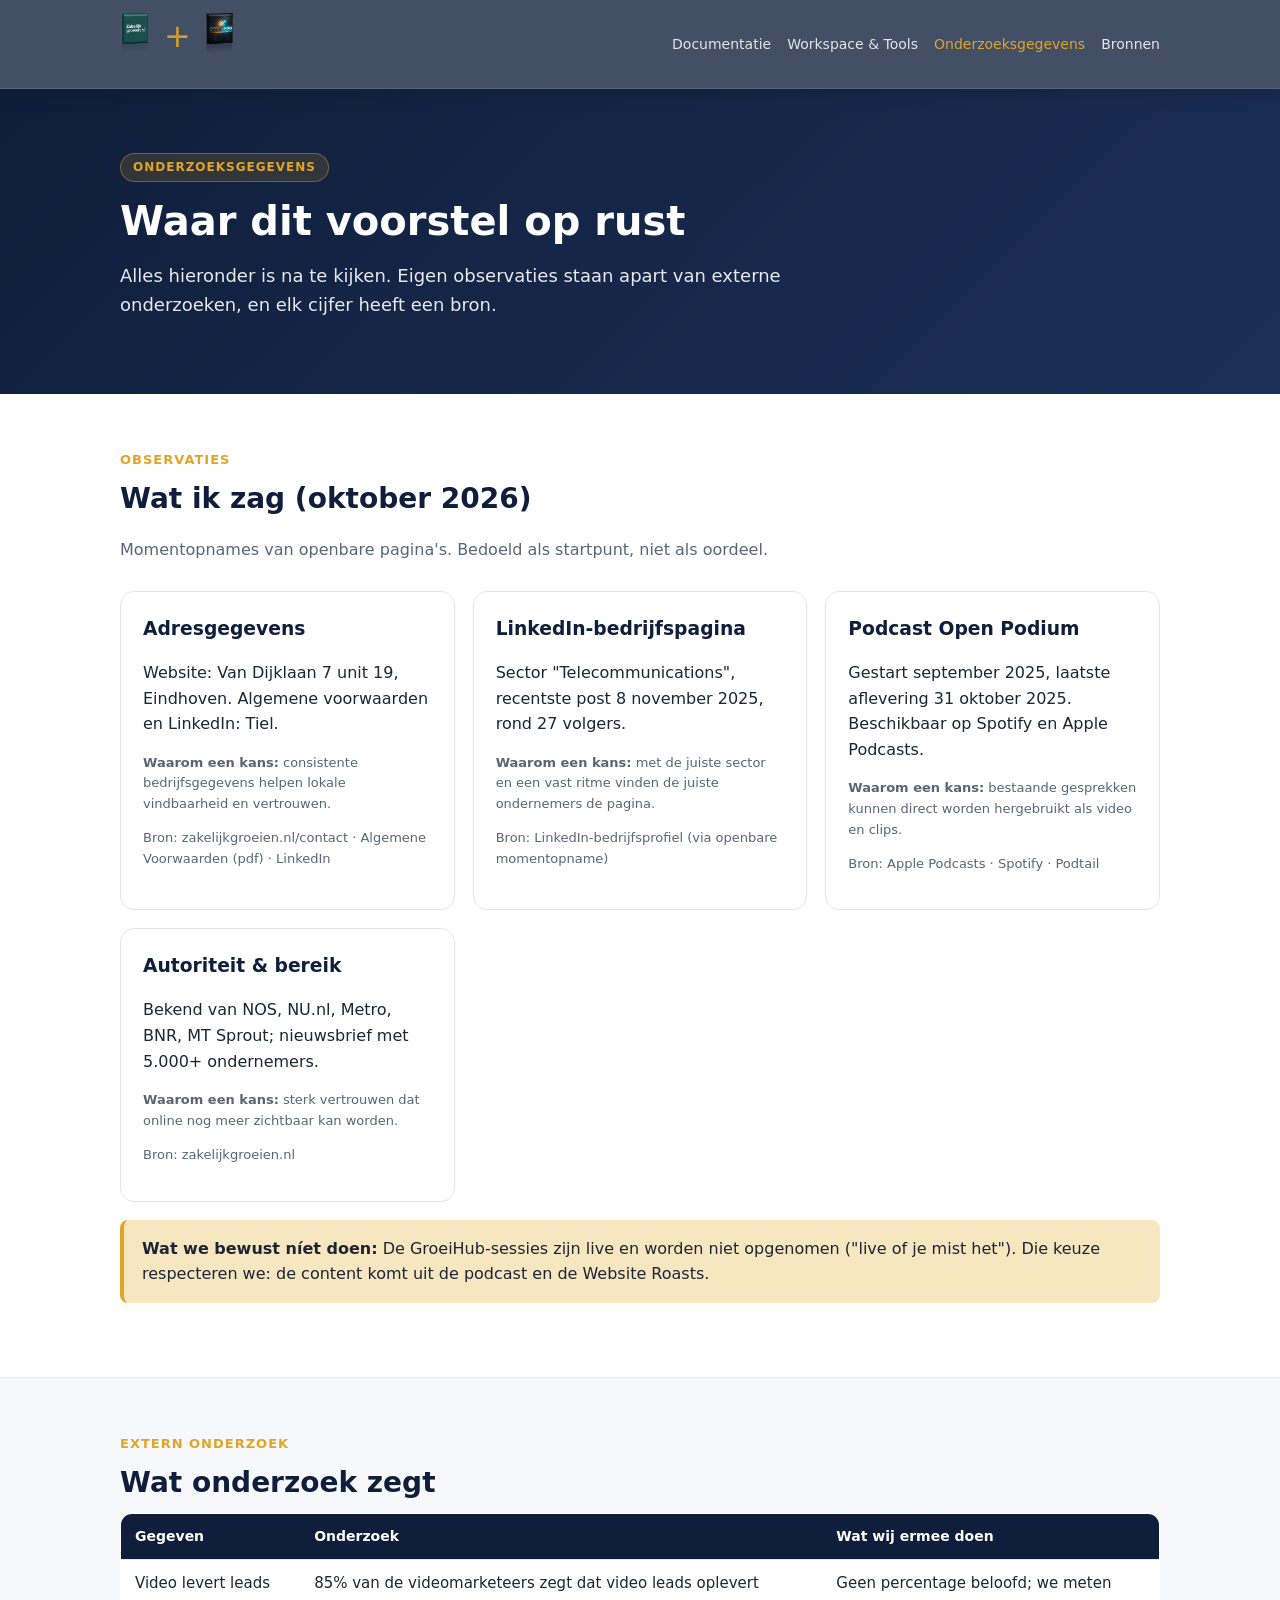
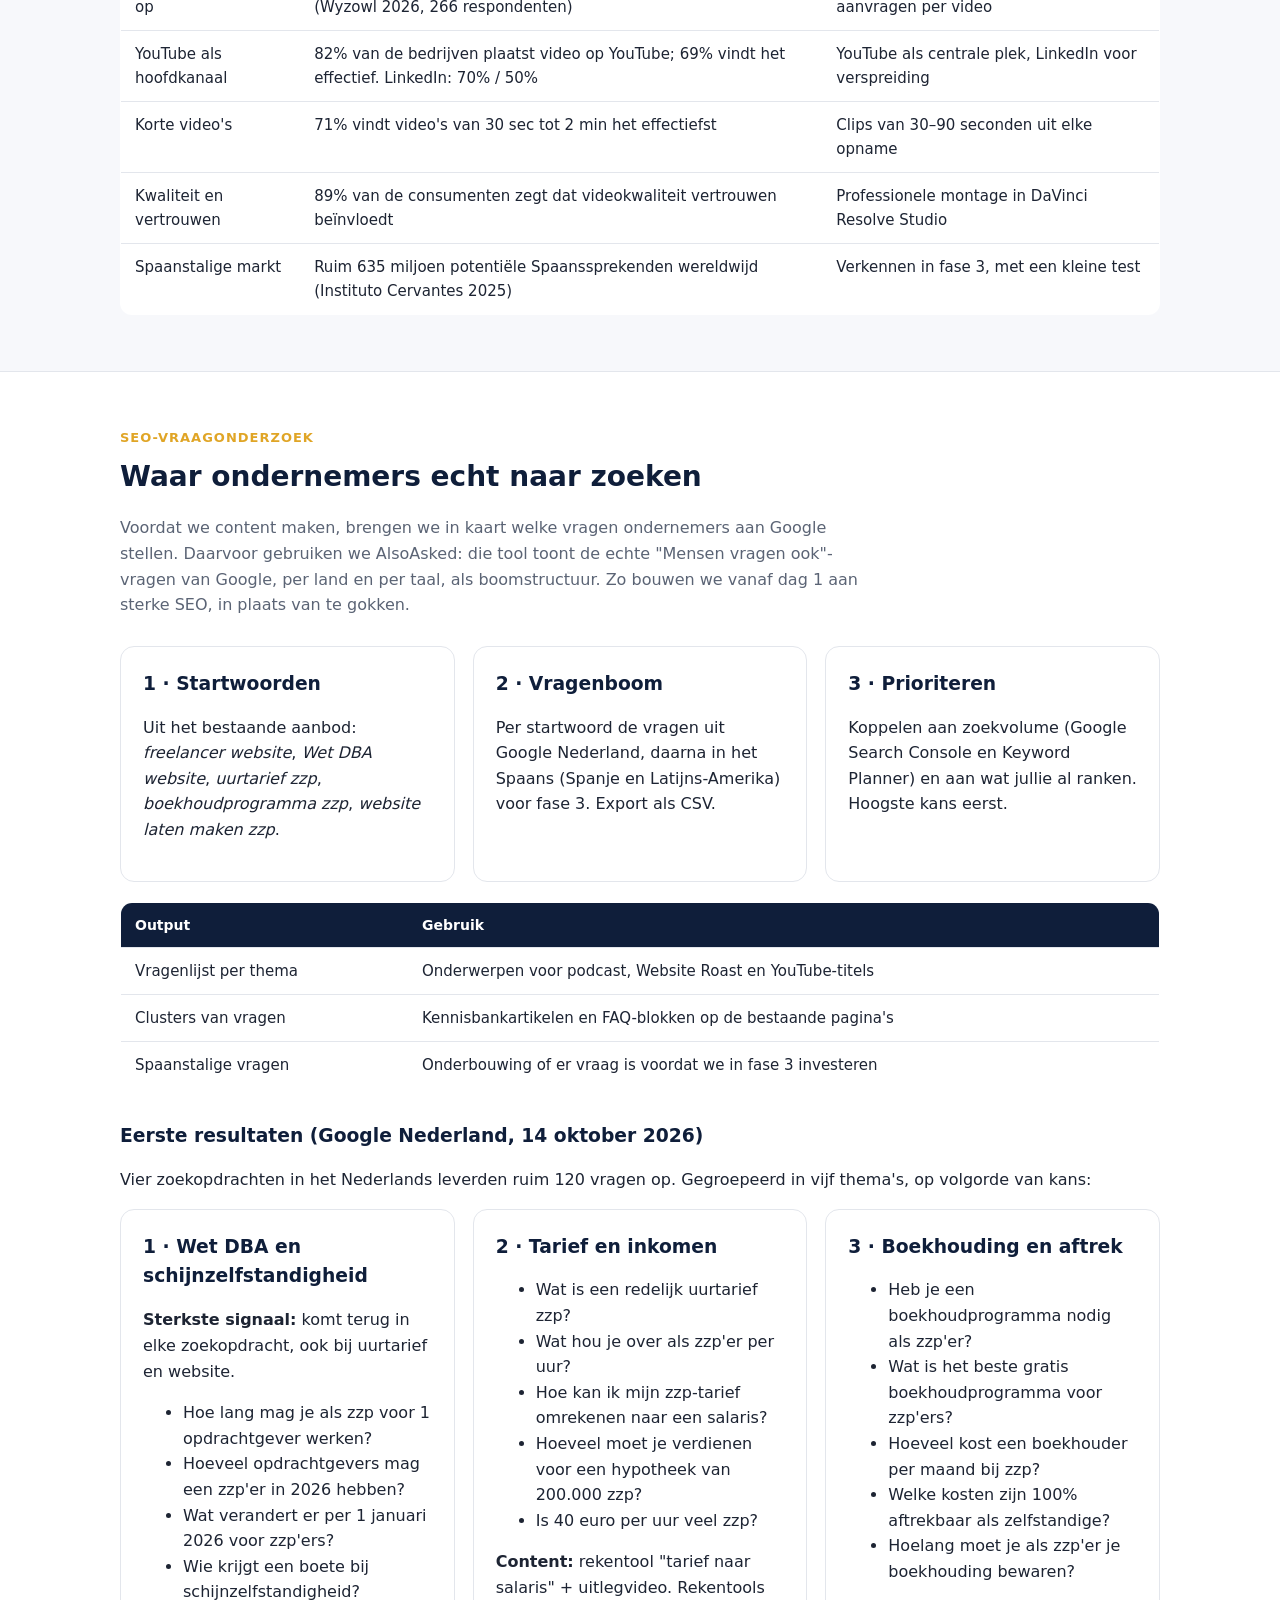
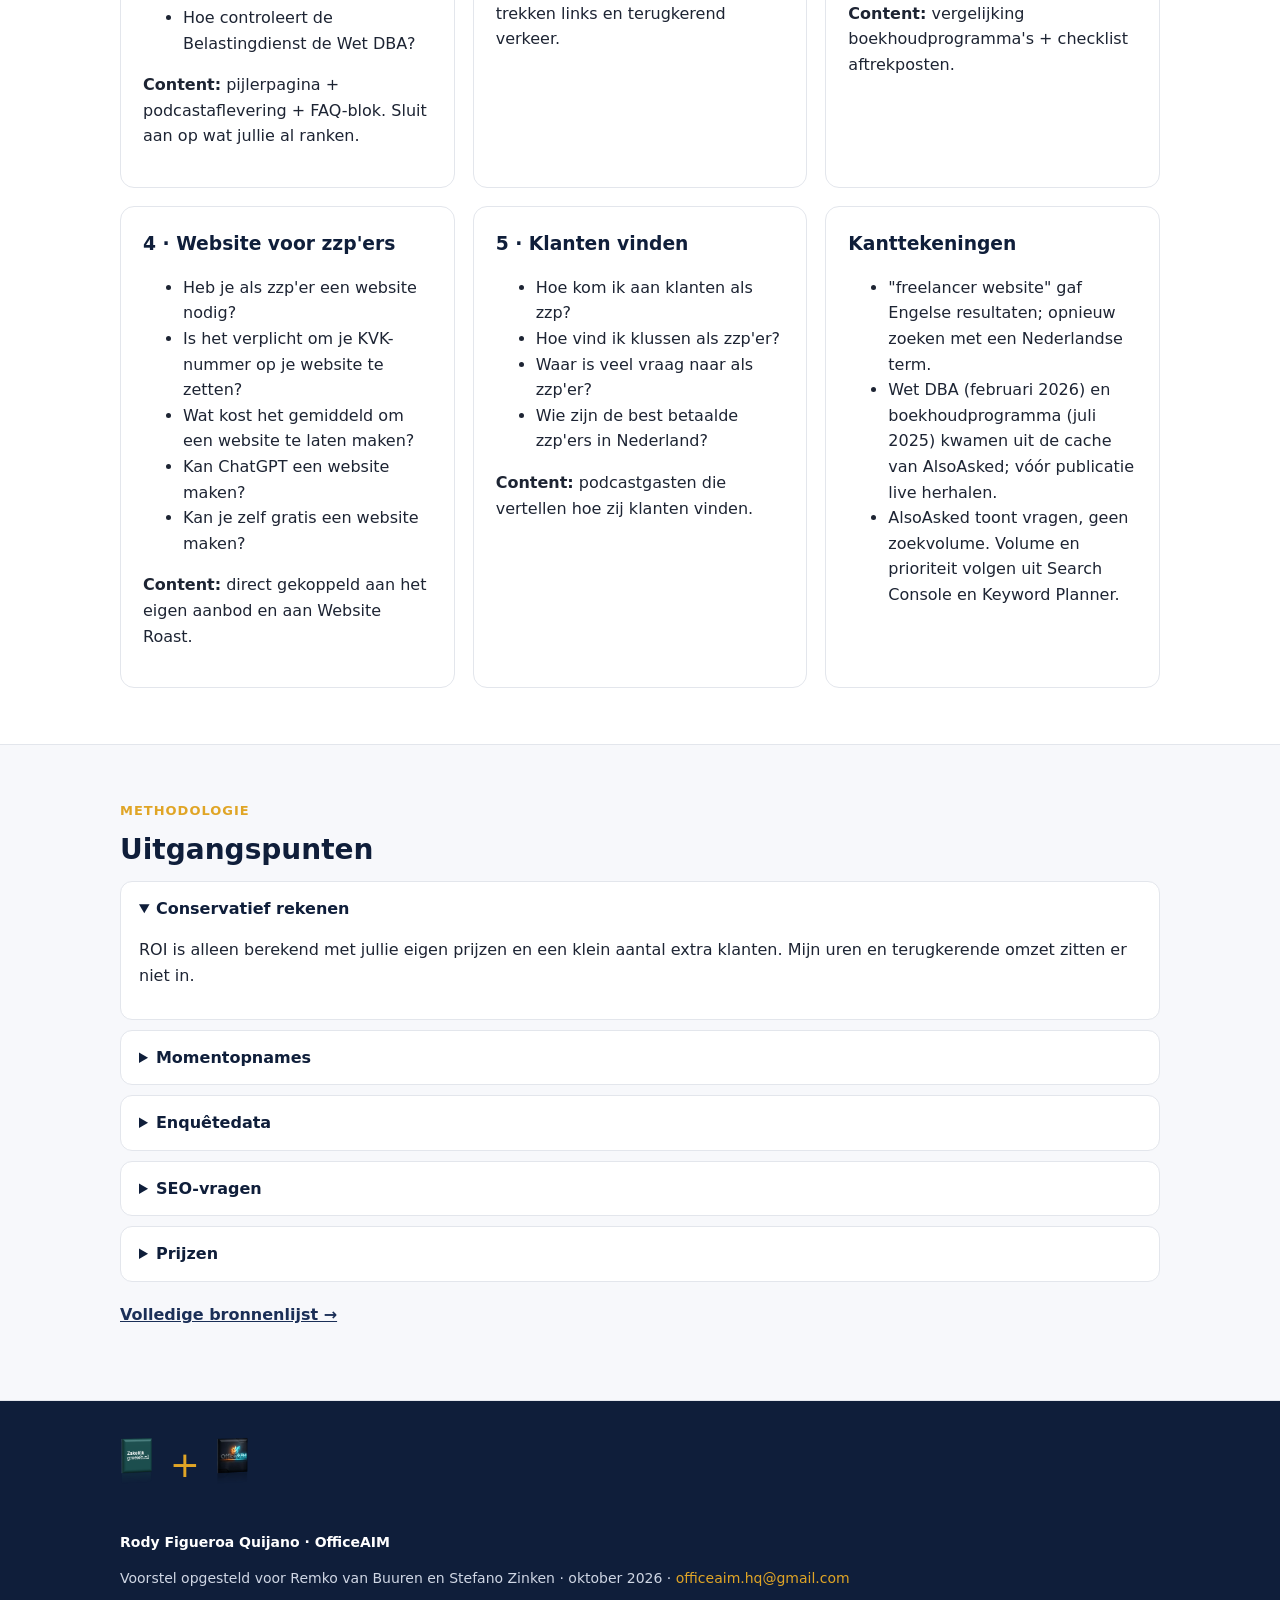
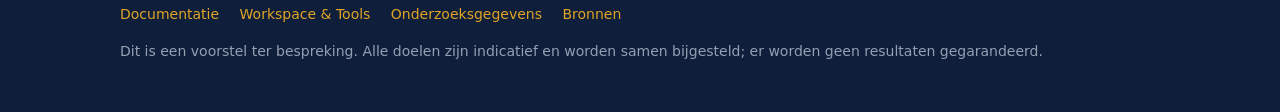
<file: onderzoek.html>
<!doctype html><html lang="nl"><head><meta charset="utf-8"><meta name="viewport" content="width=device-width,initial-scale=1">
<title>Onderzoeksgegevens · Voorstel ZakelijkGroeien.nl</title><meta name="robots" content="noindex"><link rel="stylesheet" href="style.css"></head><body>
<div class="top"><div class="wrap"><div class="brand-logos"><img src="assets/logo-zakelijkgroeien.png" alt="ZakelijkGroeien.nl" class="nav-logo"><span class="plus-symbol">+</span><img src="assets/logo-officeaim.png" alt="OfficeAIM" class="nav-logo"></div><nav><a href="index.html">Documentatie</a><a href="workspace.html">Workspace & Tools</a><a href="onderzoek.html" class=on>Onderzoeksgegevens</a><a href="bronnen.html">Bronnen</a></nav></div></div>
<header class="hero"><div class="wrap"><span class="badge">Onderzoeksgegevens</span><h1>Waar dit voorstel op rust</h1>
<p>Alles hieronder is na te kijken. Eigen observaties staan apart van externe onderzoeken, en elk cijfer heeft een bron.</p></div></header>

<section><div class="wrap"><h2><small>Observaties</small>Wat ik zag (oktober 2026)</h2>
<p class="lead">Momentopnames van openbare pagina's. Bedoeld als startpunt, niet als oordeel.</p>
<div class="grid g2">
<div class="card"><h3>Adresgegevens</h3><p>Website: Van Dijklaan 7 unit 19, Eindhoven. Algemene voorwaarden en LinkedIn: Tiel.</p><p class="src"><b>Waarom een kans:</b> consistente bedrijfsgegevens helpen lokale vindbaarheid en vertrouwen.</p><p class="src">Bron: zakelijkgroeien.nl/contact · Algemene Voorwaarden (pdf) · LinkedIn</p></div>
<div class="card"><h3>LinkedIn-bedrijfspagina</h3><p>Sector "Telecommunications", recentste post 8 november 2025, rond 27 volgers.</p><p class="src"><b>Waarom een kans:</b> met de juiste sector en een vast ritme vinden de juiste ondernemers de pagina.</p><p class="src">Bron: LinkedIn-bedrijfsprofiel (via openbare momentopname)</p></div>
<div class="card"><h3>Podcast Open Podium</h3><p>Gestart september 2025, laatste aflevering 31 oktober 2025. Beschikbaar op Spotify en Apple Podcasts.</p><p class="src"><b>Waarom een kans:</b> bestaande gesprekken kunnen direct worden hergebruikt als video en clips.</p><p class="src">Bron: Apple Podcasts · Spotify · Podtail</p></div>
<div class="card"><h3>Autoriteit & bereik</h3><p>Bekend van NOS, NU.nl, Metro, BNR, MT Sprout; nieuwsbrief met 5.000+ ondernemers.</p><p class="src"><b>Waarom een kans:</b> sterk vertrouwen dat online nog meer zichtbaar kan worden.</p><p class="src">Bron: zakelijkgroeien.nl</p></div>
</div>
<div class="callout"><b>Wat we bewust níet doen:</b> De GroeiHub-sessies zijn live en worden niet opgenomen ("live of je mist het"). Die keuze respecteren we: de content komt uit de podcast en de Website Roasts.</div></div></section>

<section class="alt"><div class="wrap"><h2><small>Extern onderzoek</small>Wat onderzoek zegt</h2>
<table><tr><th>Gegeven</th><th>Onderzoek</th><th>Wat wij ermee doen</th></tr>
<tr><td>Video levert leads op</td><td>85% van de videomarketeers zegt dat video leads oplevert (Wyzowl 2026, 266 respondenten)</td><td>Geen percentage beloofd; we meten aanvragen per video</td></tr>
<tr><td>YouTube als hoofdkanaal</td><td>82% van de bedrijven plaatst video op YouTube; 69% vindt het effectief. LinkedIn: 70% / 50%</td><td>YouTube als centrale plek, LinkedIn voor verspreiding</td></tr>
<tr><td>Korte video's</td><td>71% vindt video's van 30 sec tot 2 min het effectiefst</td><td>Clips van 30–90 seconden uit elke opname</td></tr>
<tr><td>Kwaliteit en vertrouwen</td><td>89% van de consumenten zegt dat videokwaliteit vertrouwen beïnvloedt</td><td>Professionele montage in DaVinci Resolve Studio</td></tr>
<tr><td>Spaanstalige markt</td><td>Ruim 635 miljoen potentiële Spaanssprekenden wereldwijd (Instituto Cervantes 2025)</td><td>Verkennen in fase 3, met een kleine test</td></tr></table></div></section>

<section><div class="wrap"><h2><small>SEO-vraagonderzoek</small>Waar ondernemers echt naar zoeken</h2>
<p class="lead">Voordat we content maken, brengen we in kaart welke vragen ondernemers aan Google stellen. Daarvoor gebruiken we AlsoAsked: die tool toont de echte "Mensen vragen ook"-vragen van Google, per land en per taal, als boomstructuur. Zo bouwen we vanaf dag 1 aan sterke SEO, in plaats van te gokken.</p>
<div class="grid g3">
<div class="card"><h3>1 · Startwoorden</h3><p>Uit het bestaande aanbod: <i>freelancer website</i>, <i>Wet DBA website</i>, <i>uurtarief zzp</i>, <i>boekhoudprogramma zzp</i>, <i>website laten maken zzp</i>.</p></div>
<div class="card"><h3>2 · Vragenboom</h3><p>Per startwoord de vragen uit Google Nederland, daarna in het Spaans (Spanje en Latijns-Amerika) voor fase 3. Export als CSV.</p></div>
<div class="card"><h3>3 · Prioriteren</h3><p>Koppelen aan zoekvolume (Google Search Console en Keyword Planner) en aan wat jullie al ranken. Hoogste kans eerst.</p></div>
</div>
<table style="margin-top:20px"><tr><th>Output</th><th>Gebruik</th></tr>
<tr><td>Vragenlijst per thema</td><td>Onderwerpen voor podcast, Website Roast en YouTube-titels</td></tr>
<tr><td>Clusters van vragen</td><td>Kennisbankartikelen en FAQ-blokken op de bestaande pagina's</td></tr>
<tr><td>Spaanstalige vragen</td><td>Onderbouwing of er vraag is voordat we in fase 3 investeren</td></tr></table>
<h3 style="margin-top:32px">Eerste resultaten (Google Nederland, 14 oktober 2026)</h3>
<p>Vier zoekopdrachten in het Nederlands leverden ruim 120 vragen op. Gegroepeerd in vijf thema's, op volgorde van kans:</p>
<div class="grid g2">
<div class="card"><h3>1 · Wet DBA en schijnzelfstandigheid</h3><p><b>Sterkste signaal:</b> komt terug in elke zoekopdracht, ook bij uurtarief en website.</p><ul><li>Hoe lang mag je als zzp voor 1 opdrachtgever werken?</li><li>Hoeveel opdrachtgevers mag een zzp'er in 2026 hebben?</li><li>Wat verandert er per 1 januari 2026 voor zzp'ers?</li><li>Wie krijgt een boete bij schijnzelfstandigheid?</li><li>Hoe controleert de Belastingdienst de Wet DBA?</li></ul><p class="why"><b>Content:</b> pijlerpagina + podcastaflevering + FAQ-blok. Sluit aan op wat jullie al ranken.</p></div>
<div class="card"><h3>2 · Tarief en inkomen</h3><ul><li>Wat is een redelijk uurtarief zzp?</li><li>Wat hou je over als zzp'er per uur?</li><li>Hoe kan ik mijn zzp-tarief omrekenen naar een salaris?</li><li>Hoeveel moet je verdienen voor een hypotheek van 200.000 zzp?</li><li>Is 40 euro per uur veel zzp?</li></ul><p class="why"><b>Content:</b> rekentool "tarief naar salaris" + uitlegvideo. Rekentools trekken links en terugkerend verkeer.</p></div>
<div class="card"><h3>3 · Boekhouding en aftrek</h3><ul><li>Heb je een boekhoudprogramma nodig als zzp'er?</li><li>Wat is het beste gratis boekhoudprogramma voor zzp'ers?</li><li>Hoeveel kost een boekhouder per maand bij zzp?</li><li>Welke kosten zijn 100% aftrekbaar als zelfstandige?</li><li>Hoelang moet je als zzp'er je boekhouding bewaren?</li></ul><p class="why"><b>Content:</b> vergelijking boekhoudprogramma's + checklist aftrekposten.</p></div>
<div class="card"><h3>4 · Website voor zzp'ers</h3><ul><li>Heb je als zzp'er een website nodig?</li><li>Is het verplicht om je KVK-nummer op je website te zetten?</li><li>Wat kost het gemiddeld om een website te laten maken?</li><li>Kan ChatGPT een website maken?</li><li>Kan je zelf gratis een website maken?</li></ul><p class="why"><b>Content:</b> direct gekoppeld aan het eigen aanbod en aan Website Roast.</p></div>
<div class="card"><h3>5 · Klanten vinden</h3><ul><li>Hoe kom ik aan klanten als zzp?</li><li>Hoe vind ik klussen als zzp'er?</li><li>Waar is veel vraag naar als zzp'er?</li><li>Wie zijn de best betaalde zzp'ers in Nederland?</li></ul><p class="why"><b>Content:</b> podcastgasten die vertellen hoe zij klanten vinden.</p></div>
<div class="card"><h3>Kanttekeningen</h3><ul><li>"freelancer website" gaf Engelse resultaten; opnieuw zoeken met een Nederlandse term.</li><li>Wet DBA (februari 2026) en boekhoudprogramma (juli 2025) kwamen uit de cache van AlsoAsked; vóór publicatie live herhalen.</li><li>AlsoAsked toont vragen, geen zoekvolume. Volume en prioriteit volgen uit Search Console en Keyword Planner.</li></ul></div>
</div>
</div></section>

<section class="alt"><div class="wrap"><h2><small>Methodologie</small>Uitgangspunten</h2>
<details open><summary>Conservatief rekenen</summary><p>ROI is alleen berekend met jullie eigen prijzen en een klein aantal extra klanten. Mijn uren en terugkerende omzet zitten er niet in.</p></details>
<details><summary>Momentopnames</summary><p>Observaties zijn gedaan op 13 en 14 oktober 2026 en kunnen inmiddels veranderd zijn.</p></details>
<details><summary>Enquêtedata</summary><p>Wyzowl is een enquête onder marketeers en consumenten. Het laat richting zien, geen garantie voor jullie situatie.</p></details>
<details><summary>SEO-vragen</summary><p>Vragen komen uit Google's "Mensen vragen ook" via AlsoAsked, per regio en taal. Momentopname; Google ververst deze vragen regelmatig.</p></details><details><summary>Prijzen</summary><p>Toolprijzen van de sites van de aanbieders, 14 oktober 2026. Prijzen kunnen wijzigen; btw kan verschillen per plan.</p></details>
<p style="margin-top:20px"><a href="bronnen.html"><b>Volledige bronnenlijst →</b></a></p></div></section>
<footer><div class="wrap"><div class="footer-logos">
<img src="assets/logo-zakelijkgroeien.png" alt="ZakelijkGroeien.nl" class="footer-logo">
<span class="plus-symbol">+</span>
<img src="assets/logo-officeaim.png" alt="OfficeAIM" class="footer-logo">
</div>
<p class="nm">Rody Figueroa Quijano · OfficeAIM</p><p>Voorstel opgesteld voor Remko van Buuren en Stefano Zinken · oktober 2026 · <a href="mailto:officeaim.hq@gmail.com">officeaim.hq@gmail.com</a></p><p><a href="index.html">Documentatie</a> <a href="workspace.html">Workspace & Tools</a> <a href="onderzoek.html">Onderzoeksgegevens</a> <a href="bronnen.html">Bronnen</a></p><p style="opacity:.7">Dit is een voorstel ter bespreking. Alle doelen zijn indicatief en worden samen bijgesteld; er worden geen resultaten gegarandeerd.</p></div></footer>
<script src="app.js"></script></body></html>
</file>
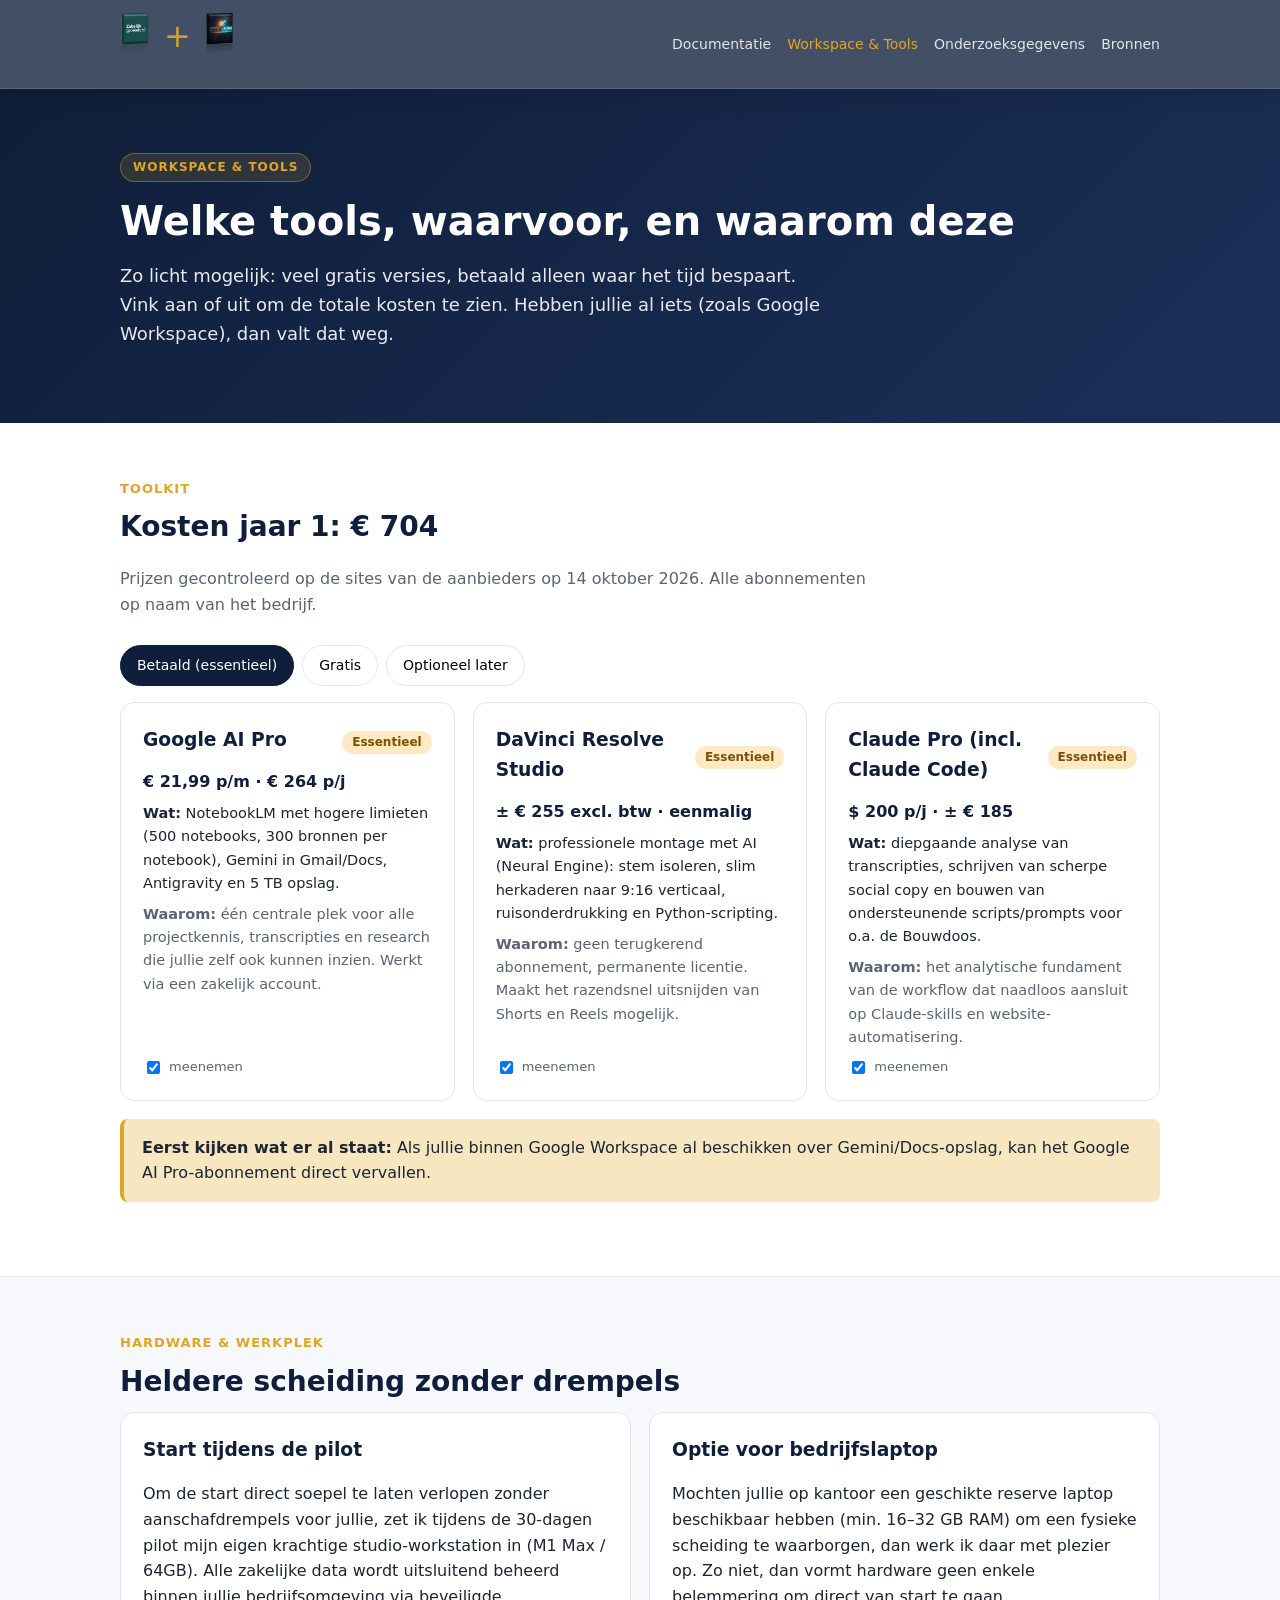
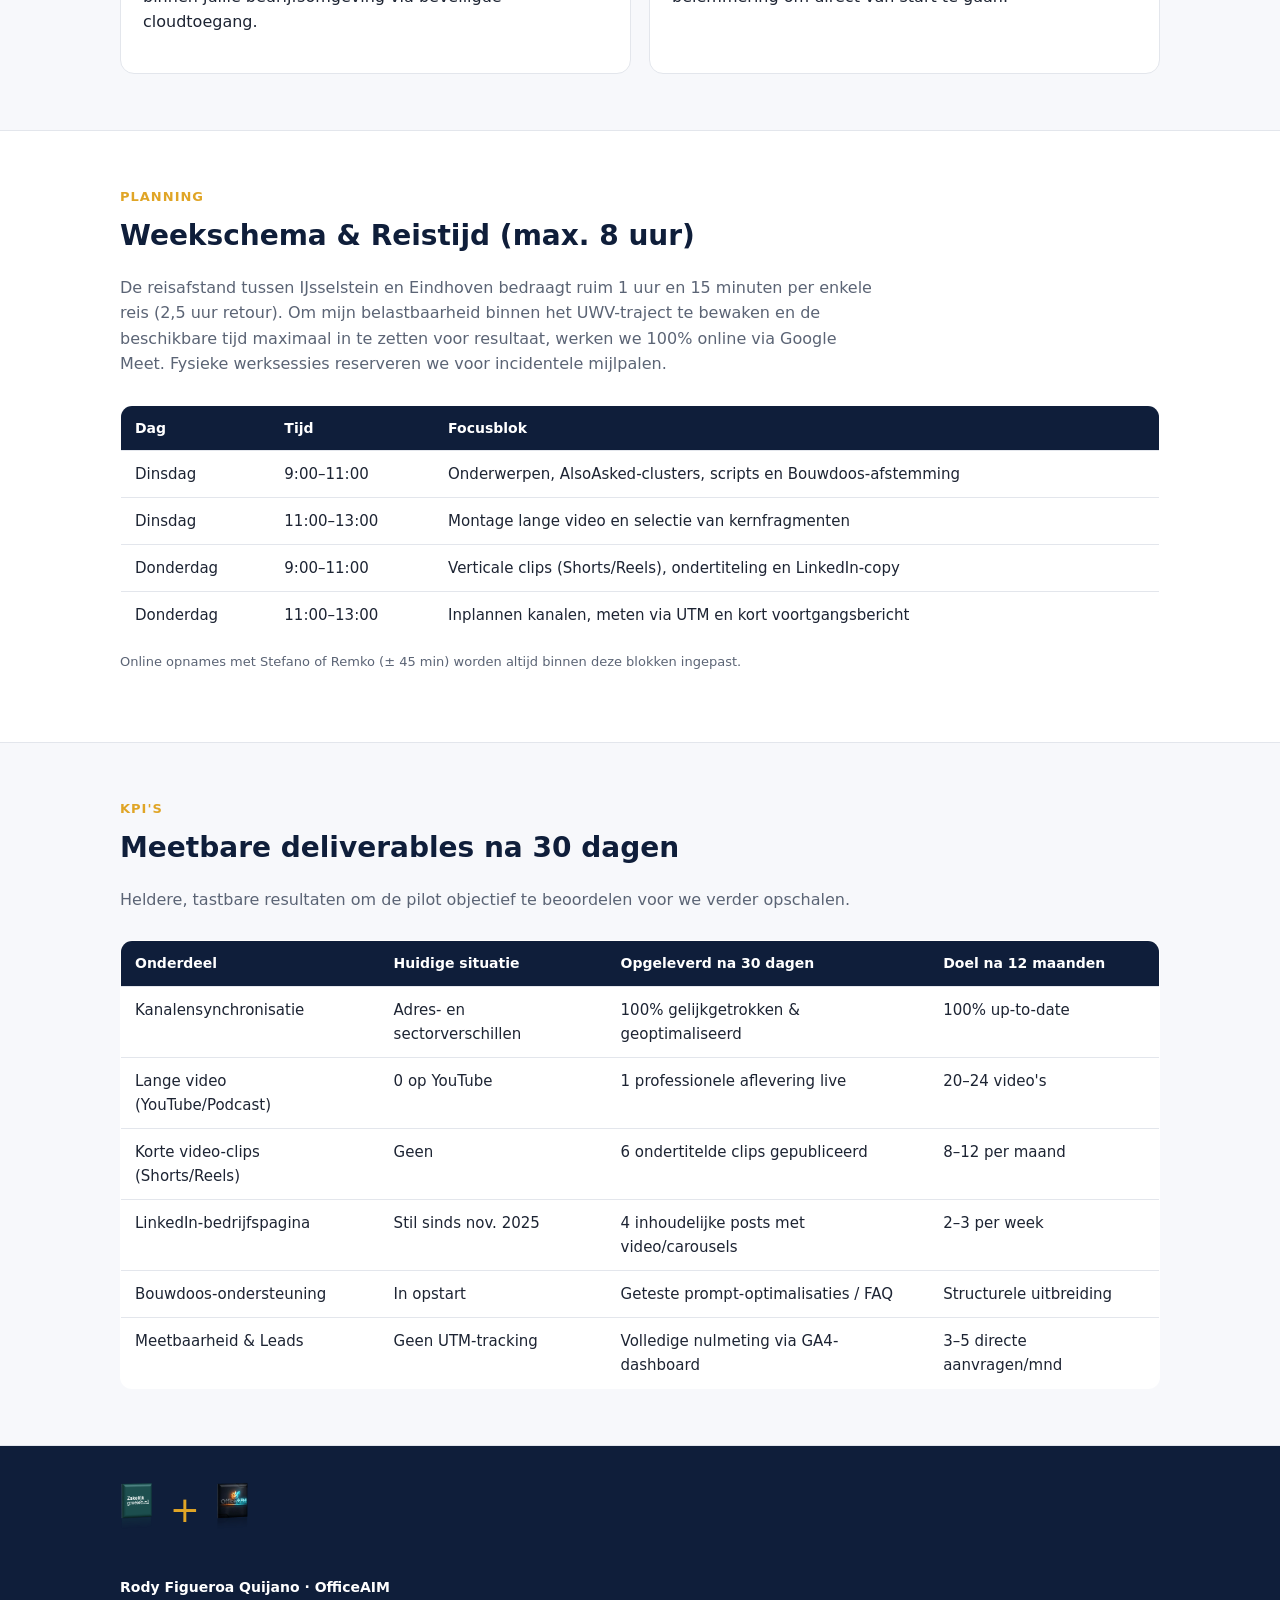
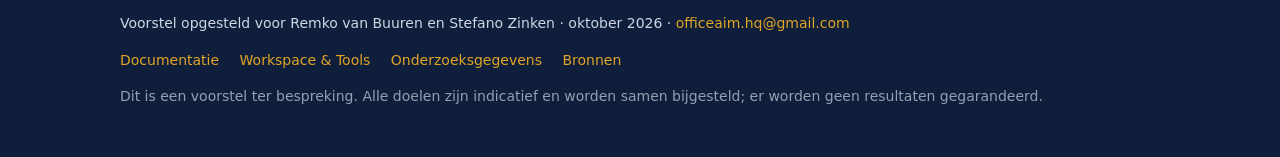
<file: workspace.html>
<!doctype html><html lang="nl"><head><meta charset="utf-8"><meta name="viewport" content="width=device-width,initial-scale=1">
<title>Workspace & Tools · Voorstel ZakelijkGroeien.nl</title><meta name="robots" content="noindex"><link rel="stylesheet" href="style.css"></head><body>
<div class="top"><div class="wrap"><div class="brand-logos"><img src="assets/logo-zakelijkgroeien.png" alt="ZakelijkGroeien.nl" class="nav-logo"><span class="plus-symbol">+</span><img src="assets/logo-officeaim.png" alt="OfficeAIM" class="nav-logo"></div><nav><a href="index.html">Documentatie</a><a href="workspace.html" class=on>Workspace & Tools</a><a href="onderzoek.html">Onderzoeksgegevens</a><a href="bronnen.html">Bronnen</a></nav></div></div>
<header class="hero"><div class="wrap"><span class="badge">Workspace & tools</span><h1>Welke tools, waarvoor, en waarom deze</h1>
<p>Zo licht mogelijk: veel gratis versies, betaald alleen waar het tijd bespaart. Vink aan of uit om de totale kosten te zien. Hebben jullie al iets (zoals Google Workspace), dan valt dat weg.</p></div></header>

<section><div class="wrap"><h2><small>Toolkit</small>Kosten jaar 1: <span id="toolsum">–</span></h2>
<p class="lead">Prijzen gecontroleerd op de sites van de aanbieders op 14 oktober 2026. Alle abonnementen op naam van het bedrijf.</p>
<div data-tabs><div class="tabs"><button class="on" data-t="t1">Betaald (essentieel)</button><button data-t="t2">Gratis</button><button data-t="t3">Optioneel later</button></div>
<div class="tabpane on" id="t1"><div class="grid g3">
<div class="card tool"><div class="head"><h3>Google AI Pro</h3><span class="tag t-ess">Essentieel</span></div><div class="price">€ 21,99 p/m · € 264 p/j</div><p><b>Wat:</b> NotebookLM met hogere limieten (500 notebooks, 300 bronnen per notebook), Gemini in Gmail/Docs, Antigravity en 5 TB opslag.</p><p class="why"><b>Waarom:</b> één centrale plek voor alle projectkennis, transcripties en research die jullie zelf ook kunnen inzien. Werkt via een zakelijk account.</p><label><input type="checkbox" data-cost="264" checked> meenemen</label></div>
<div class="card tool"><div class="head"><h3>DaVinci Resolve Studio</h3><span class="tag t-ess">Essentieel</span></div><div class="price">± € 255 excl. btw · eenmalig</div><p><b>Wat:</b> professionele montage met AI (Neural Engine): stem isoleren, slim herkaderen naar 9:16 verticaal, ruisonderdrukking en Python-scripting.</p><p class="why"><b>Waarom:</b> geen terugkerend abonnement, permanente licentie. Maakt het razendsnel uitsnijden van Shorts en Reels mogelijk.</p><label><input type="checkbox" data-cost="255" checked> meenemen</label></div>
<div class="card tool"><div class="head"><h3>Claude Pro (incl. Claude Code)</h3><span class="tag t-ess">Essentieel</span></div><div class="price">$ 200 p/j · ± € 185</div><p><b>Wat:</b> diepgaande analyse van transcripties, schrijven van scherpe social copy en bouwen van ondersteunende scripts/prompts voor o.a. de Bouwdoos.</p><p class="why"><b>Waarom:</b> het analytische fundament van de workflow dat naadloos aansluit op Claude-skills en website-automatisering.</p><label><input type="checkbox" data-cost="185" checked> meenemen</label></div>
</div></div>
<div class="tabpane" id="t2"><div class="grid g3">
<div class="card tool"><div class="head"><h3>Make (Free)</h3><span class="tag t-free">€ 0</span></div><p><b>Wat:</b> automatiseringen tussen tools, 1.000 credits per maand.</p><p class="why"><b>Waarom:</b> ruim voldoende voor de pilot; opschalen alleen als de workflow daarom vraagt.</p></div>
<div class="card tool"><div class="head"><h3>Linear (Free)</h3><span class="tag t-free">€ 0</span></div><p><b>Wat:</b> projectplanning en goedkeuring. Overzichtelijke taakborden.</p><p class="why"><b>Waarom:</b> jullie zien altijd exact wat er in productie is en wat op akkoord wacht.</p></div>
<div class="card tool"><div class="head"><h3>Obsidian (lokaal)</h3><span class="tag t-free">€ 0</span></div><p><b>Wat:</b> gestructureerd projectgeheugen: afspraken, stijlgids en documentatie.</p><p class="why"><b>Waarom:</b> lokaal en offline beschikbaar, veilig en zonder datalekken.</p></div>
<div class="card tool"><div class="head"><h3>Google Analytics 4 + Search Console</h3><span class="tag t-free">€ 0</span></div><p><b>Wat:</b> meten welke video's en pagina's daadwerkelijk bezoekers en leads opleveren.</p><p class="why"><b>Waarom:</b> meetbare sturing via traceerbare UTM-tags.</p></div>
<div class="card tool"><div class="head"><h3>Bitwarden (Password Vault)</h3><span class="tag t-free">€ 0</span></div><p><b>Wat:</b> veilig accounts delen zonder wachtwoorden via chat of mail te sturen.</p><p class="why"><b>Waarom:</b> jullie behouden de volledige regie en kunnen toegang te allen tijde intrekken.</p></div>
<div class="card tool"><div class="head"><h3>Stitch · AI Studio · Netlify</h3><span class="tag t-free">€ 0</span></div><p><b>Wat:</b> ontwerp, code en live zetten van interactieve dashboards, landingspagina's en rapportages.</p><p class="why"><b>Waarom:</b> dezelfde decoupled Jamstack waarmee deze voorstelsite is gerealiseerd.</p></div>
</div></div>
<div class="tabpane" id="t3"><div class="grid g3"><div class="card tool"><div class="head"><h3>AlsoAsked</h3><span class="tag t-rec">Aanbevolen</span></div><div class="price">gratis proefzoekopdrachten · Basic $ 12 p/m ($ 144 p/j)</div><p><b>Wat:</b> realtime "Mensen vragen ook"-clusters uit Google, per taal en regio.</p><p class="why"><b>Waarom:</b> content baseren op werkelijke zoekintentie van zzp'ers en mkb'ers, zowel in Nederland als later voor Spanje.</p><label><input type="checkbox" data-cost="133"> meenemen</label></div>

<div class="card tool"><div class="head"><h3>Metricool Starter</h3><span class="tag t-opt">Later</span></div><div class="price">vanaf € 16 p/m (jaarbetaling)</div><p class="why">Tijdens de pilot plannen we rechtstreeks in YouTube Studio, LinkedIn en Meta Business Suite. Pas overwegen bij intensivering van het publicatietempo.</p><label><input type="checkbox" data-cost="192"> meenemen</label></div>
<div class="card tool"><div class="head"><h3>Opnametool op afstand</h3><span class="tag t-opt">Na pilot</span></div><p class="why">We starten de pilot via Google Meet. Pas als er behoefte is aan studio-opnames in ongecomprimeerde 4K evalueren we gespecialiseerde tools.</p></div>
<div class="card tool"><div class="head"><h3>USB-microfoon</h3><span class="tag t-opt">Als nodig</span></div><p class="why">Alleen relevant indien een van de sprekers nog niet beschikt over een heldere spraakopstelling.</p></div>
</div></div></div>
<div class="callout"><b>Eerst kijken wat er al staat:</b> Als jullie binnen Google Workspace al beschikken over Gemini/Docs-opslag, kan het Google AI Pro-abonnement direct vervallen.</div></div></section>

<section class="alt"><div class="wrap"><h2><small>Hardware & Werkplek</small>Heldere scheiding zonder drempels</h2>
<div class="grid g2">
<div class="card"><h3>Start tijdens de pilot</h3><p>Om de start direct soepel te laten verlopen zonder aanschafdrempels voor jullie, zet ik tijdens de 30-dagen pilot mijn eigen krachtige studio-workstation in (M1 Max / 64GB). Alle zakelijke data wordt uitsluitend beheerd binnen jullie bedrijfsomgeving via beveiligde cloudtoegang.</p></div>
<div class="card"><h3>Optie voor bedrijfslaptop</h3><p>Mochten jullie op kantoor een geschikte reserve laptop beschikbaar hebben (min. 16–32 GB RAM) om een fysieke scheiding te waarborgen, dan werk ik daar met plezier op. Zo niet, dan vormt hardware geen enkele belemmering om direct van start te gaan.</p></div>
</div></div></section>

<section><div class="wrap"><h2><small>Planning</small>Weekschema & Reistijd (max. 8 uur)</h2>
<p class="lead">De reisafstand tussen IJsselstein en Eindhoven bedraagt ruim 1 uur en 15 minuten per enkele reis (2,5 uur retour). Om mijn belastbaarheid binnen het UWV-traject te bewaken en de beschikbare tijd maximaal in te zetten voor resultaat, werken we 100% online via Google Meet. Fysieke werksessies reserveren we voor incidentele mijlpalen.</p>
<table><tr><th>Dag</th><th>Tijd</th><th>Focusblok</th></tr>
<tr><td>Dinsdag</td><td>9:00–11:00</td><td>Onderwerpen, AlsoAsked-clusters, scripts en Bouwdoos-afstemming</td></tr>
<tr><td>Dinsdag</td><td>11:00–13:00</td><td>Montage lange video en selectie van kernfragmenten</td></tr>
<tr><td>Donderdag</td><td>9:00–11:00</td><td>Verticale clips (Shorts/Reels), ondertiteling en LinkedIn-copy</td></tr>
<tr><td>Donderdag</td><td>11:00–13:00</td><td>Inplannen kanalen, meten via UTM en kort voortgangsbericht</td></tr></table>
<p class="src">Online opnames met Stefano of Remko (± 45 min) worden altijd binnen deze blokken ingepast.</p></div></section>

<section class="alt"><div class="wrap"><h2><small>KPI's</small>Meetbare deliverables na 30 dagen</h2>
<p class="lead">Heldere, tastbare resultaten om de pilot objectief te beoordelen voor we verder opschalen.</p>
<table><tr><th>Onderdeel</th><th>Huidige situatie</th><th>Opgeleverd na 30 dagen</th><th>Doel na 12 maanden</th></tr>
<tr><td>Kanalensynchronisatie</td><td>Adres- en sectorverschillen</td><td>100% gelijkgetrokken & geoptimaliseerd</td><td>100% up-to-date</td></tr>
<tr><td>Lange video (YouTube/Podcast)</td><td>0 op YouTube</td><td>1 professionele aflevering live</td><td>20–24 video's</td></tr>
<tr><td>Korte video-clips (Shorts/Reels)</td><td>Geen</td><td>6 ondertitelde clips gepubliceerd</td><td>8–12 per maand</td></tr>
<tr><td>LinkedIn-bedrijfspagina</td><td>Stil sinds nov. 2025</td><td>4 inhoudelijke posts met video/carousels</td><td>2–3 per week</td></tr>
<tr><td>Bouwdoos-ondersteuning</td><td>In opstart</td><td>Geteste prompt-optimalisaties / FAQ</td><td>Structurele uitbreiding</td></tr>
<tr><td>Meetbaarheid & Leads</td><td>Geen UTM-tracking</td><td>Volledige nulmeting via GA4-dashboard</td><td>3–5 directe aanvragen/mnd</td></tr></table></div></section>
<footer><div class="wrap"><div class="footer-logos">
<img src="assets/logo-zakelijkgroeien.png" alt="ZakelijkGroeien.nl" class="footer-logo">
<span class="plus-symbol">+</span>
<img src="assets/logo-officeaim.png" alt="OfficeAIM" class="footer-logo">
</div>
<p class="nm">Rody Figueroa Quijano · OfficeAIM</p><p>Voorstel opgesteld voor Remko van Buuren en Stefano Zinken · oktober 2026 · <a href="mailto:officeaim.hq@gmail.com">officeaim.hq@gmail.com</a></p><p><a href="index.html">Documentatie</a> <a href="workspace.html">Workspace & Tools</a> <a href="onderzoek.html">Onderzoeksgegevens</a> <a href="bronnen.html">Bronnen</a></p><p style="opacity:.7">Dit is een voorstel ter bespreking. Alle doelen zijn indicatief en worden samen bijgesteld; er worden geen resultaten gegarandeerd.</p></div></footer>
<script src="app.js"></script></body></html>
</file>
<file: style.css>
:root{--navy:#0f1e3a;--navy2:#1b2f57;--gold:#e0a526;--gold2:#f6e7c1;--ink:#1d2433;--muted:#5b6475;--line:#e3e6ec;--bg:#f7f8fb;--ok:#1f8a5b}
*{box-sizing:border-box}html{scroll-behavior:smooth}
body{margin:0;font-family:Inter,system-ui,-apple-system,Segoe UI,Roboto,sans-serif;color:var(--ink);background:#fff;line-height:1.6}
a{color:var(--navy2)}
.top{background:var(--navy);color:#fff;position:sticky;top:0;z-index:20}
.top .wrap{display:flex;justify-content:space-between;align-items:center;padding:12px 20px;gap:12px;flex-wrap:wrap}
.top a{color:#fff;text-decoration:none;font-size:14px;opacity:.85;margin-left:16px}.top a:hover,.top a.on{opacity:1;color:var(--gold)}
.brand{font-weight:700;letter-spacing:.3px}.brand span{color:var(--gold)}
.wrap{max-width:1080px;margin:0 auto;padding:0 20px}
.hero{background:linear-gradient(135deg,var(--navy),var(--navy2));color:#fff;padding:64px 0 56px}
.badge{display:inline-block;background:rgba(224,165,38,.15);color:var(--gold);border:1px solid rgba(224,165,38,.4);padding:4px 12px;border-radius:99px;font-size:12px;letter-spacing:1px;text-transform:uppercase;font-weight:600}
.hero h1{font-size:40px;line-height:1.15;margin:16px 0 12px}.hero p{max-width:720px;opacity:.9;font-size:18px}
section{padding:56px 0;border-bottom:1px solid var(--line)}section.alt{background:var(--bg)}
h2{font-size:28px;margin:0 0 8px;color:var(--navy)}h2 small{display:block;font-size:13px;color:var(--gold);letter-spacing:1px;text-transform:uppercase;margin-bottom:6px}
h3{color:var(--navy);margin:0 0 6px}
.lead{color:var(--muted);max-width:760px;margin-bottom:28px}
.grid{display:grid;gap:18px}.g2{grid-template-columns:repeat(auto-fit,minmax(300px,1fr))}.g3{grid-template-columns:repeat(auto-fit,minmax(240px,1fr))}.g4{grid-template-columns:repeat(auto-fit,minmax(200px,1fr))}
.card{background:#fff;border:1px solid var(--line);border-radius:14px;padding:22px}
.stat{text-align:left}.stat b{display:block;font-size:30px;color:var(--navy)}.stat span{color:var(--muted);font-size:14px}
.pills{display:flex;flex-wrap:wrap;gap:8px;margin-top:24px}.pills a{background:rgba(255,255,255,.1);color:#fff;text-decoration:none;padding:6px 14px;border-radius:99px;font-size:14px;border:1px solid rgba(255,255,255,.2)}.pills a:hover{background:var(--gold);color:var(--navy)}
table{width:100%;border-collapse:collapse;background:#fff;border:1px solid var(--line);border-radius:12px;overflow:hidden;font-size:15px}
th,td{text-align:left;padding:11px 14px;border-bottom:1px solid var(--line);vertical-align:top}th{background:var(--navy);color:#fff;font-weight:600;font-size:14px}
tr:last-child td{border-bottom:0}td.num{white-space:nowrap}
.tag{display:inline-block;font-size:12px;font-weight:600;padding:2px 10px;border-radius:99px}
.t-ess{background:#fde9c4;color:#7a5200}.t-rec{background:#dbe7ff;color:#1b3f8f}.t-free{background:#d8f2e4;color:#11603c}.t-opt{background:#eceef2;color:#4a5263}
.callout{border-left:4px solid var(--gold);background:var(--gold2);padding:16px 18px;border-radius:8px;margin:18px 0}
.phase{border-top:4px solid var(--gold)}.phase .when{color:var(--gold);font-weight:700;font-size:13px;text-transform:uppercase;letter-spacing:1px}
.tabs{display:flex;gap:8px;flex-wrap:wrap;margin-bottom:16px}.tabs button{border:1px solid var(--line);background:#fff;padding:8px 16px;border-radius:99px;cursor:pointer;font:inherit;font-size:14px}.tabs button.on{background:var(--navy);color:#fff;border-color:var(--navy)}
.tabpane{display:none}.tabpane.on{display:block}
.tool{display:flex;flex-direction:column;gap:8px}.tool .head{display:flex;justify-content:space-between;align-items:center;gap:8px}
.tool .price{font-weight:700;color:var(--navy)}.tool p{margin:0;font-size:14.5px}.tool .why{color:var(--muted)}
.tool label{font-size:13px;color:var(--muted);display:flex;gap:6px;align-items:center;margin-top:auto;cursor:pointer}
.calc{display:grid;grid-template-columns:repeat(auto-fit,minmax(220px,1fr));gap:16px;align-items:end}
.calc label{font-size:14px;color:var(--muted);display:block}.calc input{width:100%;padding:10px;border:1px solid var(--line);border-radius:8px;font:inherit;font-size:16px;margin-top:4px}
.result{background:var(--navy);color:#fff;border-radius:14px;padding:22px;margin-top:18px}.result b{color:var(--gold);font-size:26px}
.flow{display:flex;flex-wrap:wrap;gap:10px;align-items:stretch}.flow .step{flex:1 1 150px;background:#fff;border:1px solid var(--line);border-radius:12px;padding:14px;position:relative}.flow .step em{display:block;font-style:normal;font-size:12px;color:var(--gold);font-weight:700;text-transform:uppercase}
.src{font-size:13px;color:var(--muted)}.src a{color:var(--muted)}
details{background:#fff;border:1px solid var(--line);border-radius:12px;padding:14px 18px;margin-bottom:10px}summary{cursor:pointer;font-weight:600;color:var(--navy)}
footer{background:var(--navy);color:#cfd6e4;padding:36px 0;font-size:14px}footer a{color:var(--gold);text-decoration:none;margin-right:16px}footer .nm{color:#fff;font-weight:600}
@media(max-width:640px){.hero h1{font-size:30px}.top a{margin-left:10px;font-size:13px}th,td{padding:9px 10px;font-size:14px}}

/* Brand Logos en el Header */
.brand-logos {
  display: flex;
  align-items: center;
  gap: 12px;
}
.brand-logos span {
  color: var(--gold);
  font-size: 20px;
  font-weight: 700;
  opacity: 0.85;
}
.nav-logo {
  height: 42px;
  width: auto;
  object-fit: contain;
  border-radius: 4px;
}

/* Ajuste de tamaño de logos */
.brand-logos {
  display: flex;
  align-items: center;
  gap: 16px;
}
.brand-logos span {
  color: var(--gold);
  font-size: 26px;
  font-weight: 700;
  opacity: 0.9;
}
.nav-logo {
  height: 68px;
  width: auto;
  object-fit: contain;
  transition: transform 0.2s ease;
}
.nav-logo:hover {
  transform: scale(1.05);
}

/* Logos en el Footer */
.footer-logos {
  display: flex;
  align-items: center;
  gap: 18px;
  margin-bottom: 20px;
}
.footer-logo {
  height: 75px;
  width: auto;
  object-fit: contain;
}
.footer-logos span {
  color: var(--gold);
  font-size: 28px;
  font-weight: 700;
}

/* Contenedor responsivo para el video de YouTube */
.video-container {
  position: relative;
  width: 100%;
  max-width: 860px;
  margin: 36px auto 0 auto;
  padding-bottom: 56.25%; /* 16:9 Aspect Ratio */
  height: 0;
  overflow: hidden;
  border-radius: 16px;
  box-shadow: 0 12px 32px rgba(15, 30, 58, 0.25);
  border: 1px solid var(--line);
  background: #000;
}
.video-container iframe {
  position: absolute;
  top: 0;
  left: 0;
  width: 100%;
  height: 100%;
  border: 0;
}

/* Glassmorphism Header Translúcido */
.top {
  background: rgba(15, 30, 58, 0.78) !important;
  backdrop-filter: blur(14px) saturate(160%) !important;
  -webkit-backdrop-filter: blur(14px) saturate(160%) !important;
  border-bottom: 1px solid rgba(255, 255, 255, 0.12) !important;
  box-shadow: 0 4px 20px rgba(0, 0, 0, 0.15);
}

/* Alineación exacta de logos y símbolo '+' */
.brand-logos {
  display: flex;
  align-items: center;
  gap: 14px;
}
.brand-logos .plus-symbol {
  color: var(--gold) !important;
  font-size: 32px !important;
  font-weight: 300 !important;
  line-height: 1 !important;
  display: inline-flex;
  align-items: center;
  justify-content: center;
  transform: translateY(-8px); /* Compensa el reflejo del logo 3D */
  user-select: none;
}
.nav-logo {
  height: 64px !important;
  width: auto;
  object-fit: contain;
}

/* Símbolo en el Footer */
.footer-logos {
  display: flex;
  align-items: center;
  gap: 16px;
  margin-bottom: 22px;
}
.footer-logos .plus-symbol {
  color: var(--gold);
  font-size: 36px;
  font-weight: 300;
  line-height: 1;
  transform: translateY(-8px);
}
.footer-logo {
  height: 72px;
  width: auto;
  object-fit: contain;
}

/* Bloque Destacado de Video */
.video-feature-wrapper {
  background: linear-gradient(180deg, rgba(15, 30, 58, 0.03) 0%, rgba(15, 30, 58, 0.08) 100%);
  border: 1px solid var(--line);
  border-radius: 20px;
  padding: 32px 24px;
  margin: 32px 0 40px 0;
  text-align: center;
}
.video-badge {
  display: inline-flex;
  align-items: center;
  gap: 8px;
  background: rgba(31, 138, 91, 0.12);
  color: var(--ok);
  border: 1px solid rgba(31, 138, 91, 0.3);
  padding: 6px 16px;
  border-radius: 99px;
  font-size: 13px;
  font-weight: 600;
  text-transform: uppercase;
  letter-spacing: 0.5px;
  margin-bottom: 12px;
}
.pulse-dot {
  width: 8px;
  height: 8px;
  background-color: var(--ok);
  border-radius: 50%;
  box-shadow: 0 0 0 0 rgba(31, 138, 91, 0.7);
  animation: pulse 1.8s infinite;
}
@keyframes pulse {
  0% { transform: scale(0.95); box-shadow: 0 0 0 0 rgba(31, 138, 91, 0.7); }
  70% { transform: scale(1); box-shadow: 0 0 0 8px rgba(31, 138, 91, 0); }
  100% { transform: scale(0.95); box-shadow: 0 0 0 0 rgba(31, 138, 91, 0); }
}
.video-headline {
  font-size: 24px;
  margin: 0 0 8px 0;
  color: var(--navy);
}
.video-sub {
  color: var(--muted);
  max-width: 620px;
  margin: 0 auto 24px auto;
  font-size: 15px;
}
.video-container-large {
  position: relative;
  width: 100%;
  max-width: 960px;
  margin: 0 auto;
  padding-bottom: 56.25%;
  height: 0;
  overflow: hidden;
  border-radius: 16px;
  box-shadow: 0 20px 40px rgba(15, 30, 58, 0.22);
  border: 1px solid rgba(15, 30, 58, 0.15);
  background: #000;
}
.video-container-large iframe {
  position: absolute;
  top: 0;
  left: 0;
  width: 100%;
  height: 100%;
  border: 0;
}

/* Sección Cinematográfica del Video Principal */
.video-hero-section {
  padding: 40px 0 20px 0 !important;
  background: #ffffff;
  border-bottom: none !important;
}
.video-hero-card {
  background: linear-gradient(180deg, #f8fafc 0%, #edf2f7 100%);
  border: 1px solid var(--line);
  border-radius: 24px;
  padding: 36px 28px 44px 28px;
  text-align: center;
  box-shadow: 0 10px 30px rgba(15, 30, 58, 0.06);
}
.video-hero-title {
  font-size: 32px !important;
  margin: 12px 0 8px 0 !important;
  color: var(--navy) !important;
  font-weight: 700;
}
.video-hero-desc {
  color: var(--muted);
  max-width: 680px;
  margin: 0 auto 28px auto;
  font-size: 16px;
  line-height: 1.5;
}
.video-container-cinema {
  position: relative;
  width: 100%;
  max-width: 1000px; /* Cubre casi toda la pantalla centrada */
  margin: 0 auto;
  padding-bottom: 56.25%; /* 16:9 Cinema */
  height: 0;
  overflow: hidden;
  border-radius: 18px;
  box-shadow: 0 24px 50px rgba(15, 30, 58, 0.28);
  border: 1px solid rgba(15, 30, 58, 0.15);
  background: #000;
}
.video-container-cinema iframe {
  position: absolute;
  top: 0;
  left: 0;
  width: 100%;
  height: 100%;
  border: 0;
}
</file>
